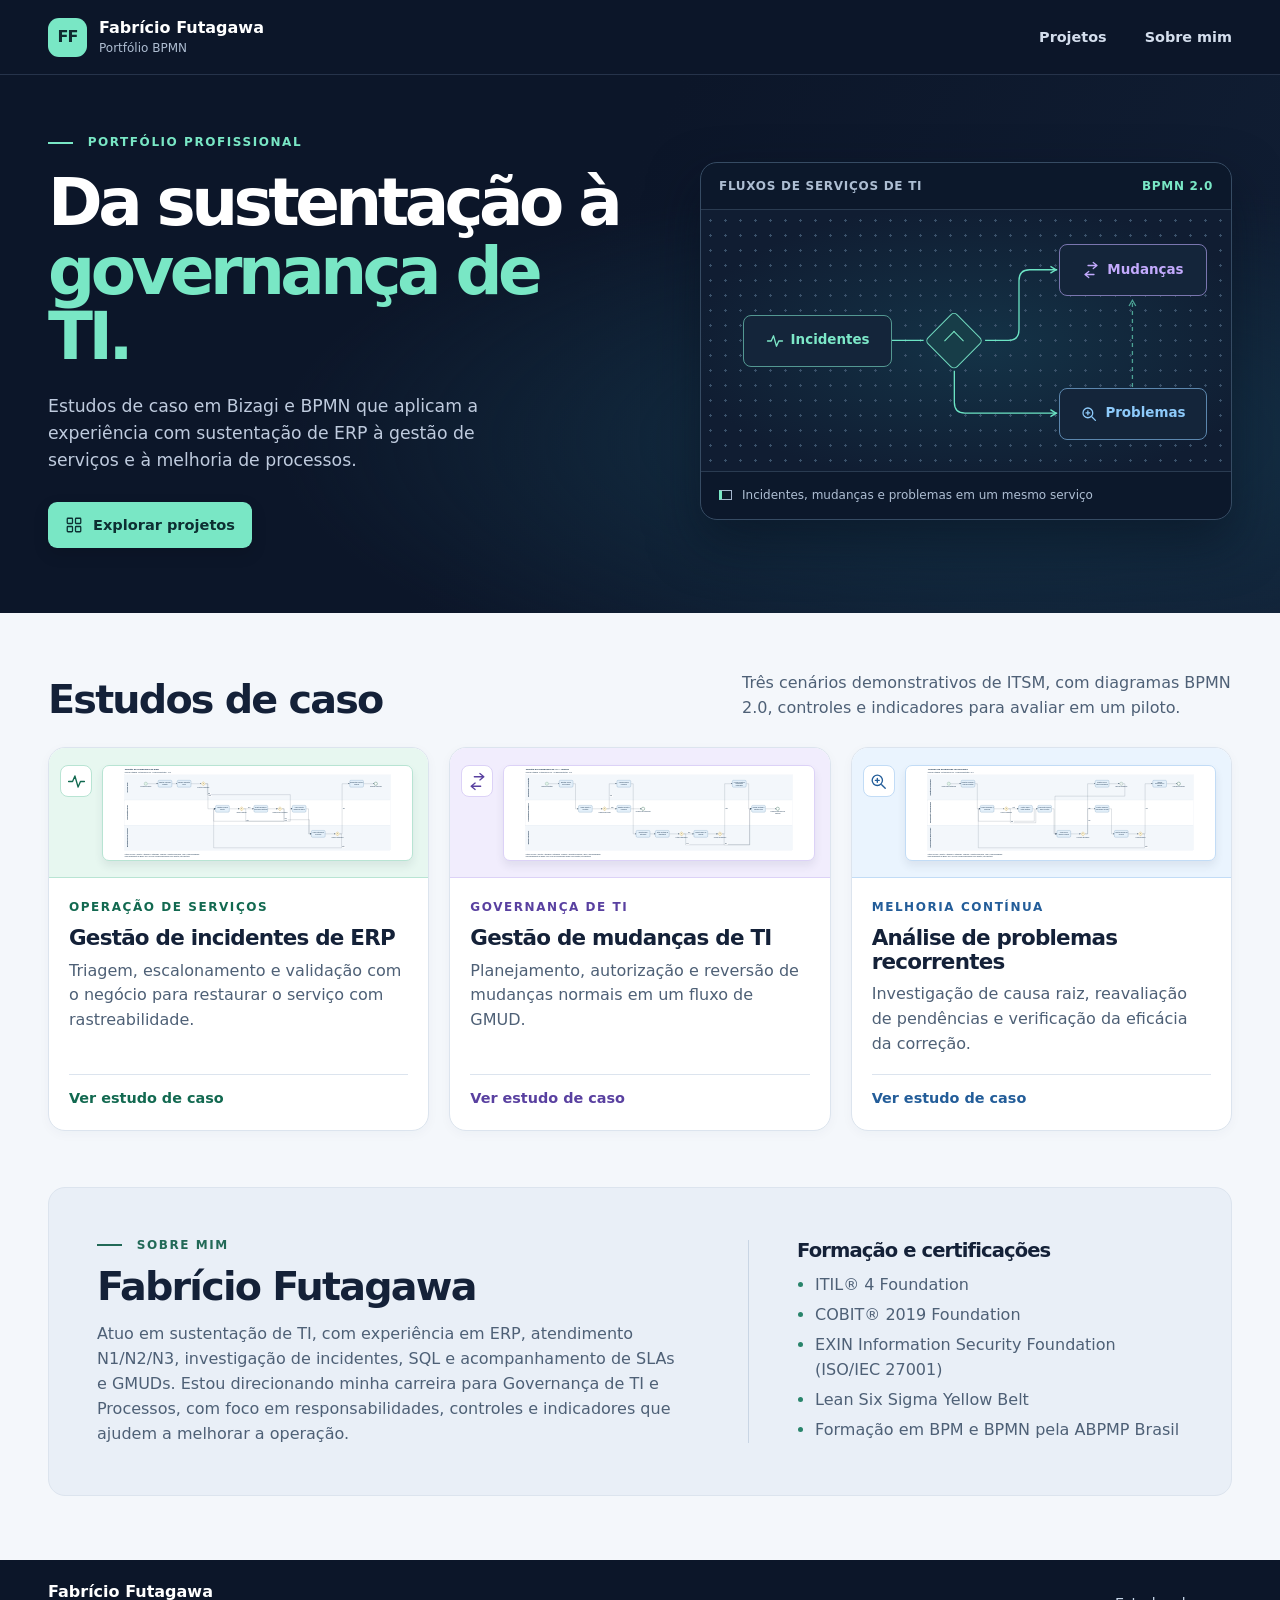
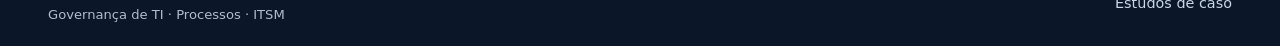
<file: index.html>
<!doctype html>
<html lang="pt-BR">
<head>
  <meta charset="utf-8">
  <meta name="viewport" content="width=device-width, initial-scale=1">
  <meta name="description" content="Portfólio de Fabrício Futagawa com estudos de caso de Gestão de Incidentes, Mudanças e Problemas, modelados em BPMN 2.0.">
  <meta name="theme-color" content="#0c1629">
  <title>Fabrício Futagawa | Portfólio de Bizagi e BPMN</title>
  <link rel="stylesheet" href="./assets/site.css">
  <script src="./assets/site.js" defer></script>
</head>
<body class="home">
  <a class="skip" href="#conteudo">Ir para o conteúdo</a>
  <header class="top">
    <div class="wrap top-row">
      <a class="brand" href="./" aria-label="Fabrício Futagawa, início"><span class="mark">FF</span><span>Fabrício Futagawa<small>Portfólio BPMN</small></span></a>
      <nav aria-label="Navegação principal">
        <a href="./#projetos">Projetos</a>
        <a href="./#sobre">Sobre mim</a>
      </nav>
    </div>
  </header>
  <main id="conteudo">
      <section class="hero" aria-labelledby="titulo">
        <div class="wrap hero-grid">
          <div class="hero-copy">
            <p class="eyebrow"><span class="rule"></span> PORTFÓLIO PROFISSIONAL</p>
            <h1 id="titulo">Da sustentação à <em>governança de TI.</em></h1>
            <p class="hero-lead">Estudos de caso em Bizagi e BPMN que aplicam a experiência com sustentação de ERP à gestão de serviços e à melhoria de processos.</p>
            <a class="button button-primary" href="#projetos"><svg class="" aria-hidden="true" viewBox="0 0 24 24" fill="none" stroke="currentColor" stroke-width="1.7" stroke-linecap="round" stroke-linejoin="round"><rect x="3" y="3" width="7" height="7" rx="1"/><rect x="14" y="3" width="7" height="7" rx="1"/><rect x="3" y="14" width="7" height="7" rx="1"/><rect x="14" y="14" width="7" height="7" rx="1"/></svg> Explorar projetos</a>
          </div>
          <div class="hero-viz" aria-label="Relação entre os estudos de caso">
    <div class="viz-caption"><span>FLUXOS DE SERVIÇOS DE TI</span><span>BPMN 2.0</span></div>
    <div class="viz-board">
      <svg class="connectors" viewBox="0 0 500 240" preserveAspectRatio="none" aria-hidden="true">
        <defs><marker id="tip" viewBox="0 0 8 8" refX="7" refY="4" markerWidth="7" markerHeight="7" orient="auto"><path d="M1 1l5 3-5 3" fill="none" stroke="#6ce4c4" stroke-width="1.2"/></marker></defs>
        <path d="M180 120h30m58 0h22q10 0 10-10V65q0-10 10-10h26" marker-end="url(#tip)"/>
        <path d="M239 148v29q0 10 10 10h87" marker-end="url(#tip)"/>
        <path d="M407 163V82" class="secondary" marker-end="url(#tip)"/>
      </svg>
      <div class="viz-decision" aria-hidden="true"><span></span></div>
      <a class="viz-node node-0 mint" href="./gestao-de-incidentes/"><svg class="" aria-hidden="true" viewBox="0 0 24 24" fill="none" stroke="currentColor" stroke-width="1.7" stroke-linecap="round" stroke-linejoin="round"><path d="M2 12h5l3-7 4 14 3-7h5"/></svg><span>Incidentes</span></a><a class="viz-node node-1 violet" href="./gestao-de-mudancas/"><svg class="" aria-hidden="true" viewBox="0 0 24 24" fill="none" stroke="currentColor" stroke-width="1.7" stroke-linecap="round" stroke-linejoin="round"><path d="M8 6h12m-5-4 5 4-5 4M16 18H4m5-4-5 4 5 4"/></svg><span>Mudanças</span></a><a class="viz-node node-2 blue" href="./gestao-de-problemas/"><svg class="" aria-hidden="true" viewBox="0 0 24 24" fill="none" stroke="currentColor" stroke-width="1.7" stroke-linecap="round" stroke-linejoin="round"><circle cx="10.5" cy="10.5" r="6.5"/><path d="m16 16 4.5 4.5M8 10.5h5m-2.5-2.5v5"/></svg><span>Problemas</span></a>
    </div>
    <div class="viz-footer"><span class="viz-pool"></span> Incidentes, mudanças e problemas em um mesmo serviço</div>
  </div>
        </div>
      </section>
      <section class="wrap projects" id="projetos" aria-labelledby="titulo-projetos">
        <div class="section-title">
          <h2 id="titulo-projetos">Estudos de caso</h2>
          <p>Três cenários demonstrativos de ITSM, com diagramas BPMN 2.0, controles e indicadores para avaliar em um piloto.</p>
        </div>
        <div class="project-grid"><a class="project-card mint" href="./gestao-de-incidentes/">
    <div class="card-visual">
      <span class="project-icon"><svg class="" aria-hidden="true" viewBox="0 0 24 24" fill="none" stroke="currentColor" stroke-width="1.7" stroke-linecap="round" stroke-linejoin="round"><path d="M2 12h5l3-7 4 14 3-7h5"/></svg></span>
      <img src="./assets/diagramas/01-gestao-incidentes.svg" alt="" loading="eager">
    </div>
    <div class="card-body">
      <p class="eyebrow">Operação de serviços</p>
      <h3>Gestão de incidentes de ERP</h3>
      <p>Triagem, escalonamento e validação com o negócio para restaurar o serviço com rastreabilidade.</p>
      <span class="card-link">Ver estudo de caso</span>
    </div>
  </a><a class="project-card violet" href="./gestao-de-mudancas/">
    <div class="card-visual">
      <span class="project-icon"><svg class="" aria-hidden="true" viewBox="0 0 24 24" fill="none" stroke="currentColor" stroke-width="1.7" stroke-linecap="round" stroke-linejoin="round"><path d="M8 6h12m-5-4 5 4-5 4M16 18H4m5-4-5 4 5 4"/></svg></span>
      <img src="./assets/diagramas/02-gestao-mudancas.svg" alt="" loading="eager">
    </div>
    <div class="card-body">
      <p class="eyebrow">Governança de TI</p>
      <h3>Gestão de mudanças de TI</h3>
      <p>Planejamento, autorização e reversão de mudanças normais em um fluxo de GMUD.</p>
      <span class="card-link">Ver estudo de caso</span>
    </div>
  </a><a class="project-card blue" href="./gestao-de-problemas/">
    <div class="card-visual">
      <span class="project-icon"><svg class="" aria-hidden="true" viewBox="0 0 24 24" fill="none" stroke="currentColor" stroke-width="1.7" stroke-linecap="round" stroke-linejoin="round"><circle cx="10.5" cy="10.5" r="6.5"/><path d="m16 16 4.5 4.5M8 10.5h5m-2.5-2.5v5"/></svg></span>
      <img src="./assets/diagramas/03-gestao-problemas.svg" alt="" loading="eager">
    </div>
    <div class="card-body">
      <p class="eyebrow">Melhoria contínua</p>
      <h3>Análise de problemas recorrentes</h3>
      <p>Investigação de causa raiz, reavaliação de pendências e verificação da eficácia da correção.</p>
      <span class="card-link">Ver estudo de caso</span>
    </div>
  </a></div>
      </section>
      <section class="wrap about" id="sobre" aria-labelledby="titulo-sobre">
        <div class="about-panel">
          <div>
            <p class="eyebrow"><span class="rule"></span> SOBRE MIM</p>
            <h2 id="titulo-sobre">Fabrício Futagawa</h2>
            <p>Atuo em sustentação de TI, com experiência em ERP, atendimento N1/N2/N3, investigação de incidentes, SQL e acompanhamento de SLAs e GMUDs. Estou direcionando minha carreira para Governança de TI e Processos, com foco em responsabilidades, controles e indicadores que ajudem a melhorar a operação.</p>
          </div>
          <div class="credentials">
            <h3>Formação e certificações</h3>
            <ul>
              <li>ITIL® 4 Foundation</li>
              <li>COBIT® 2019 Foundation</li>
              <li>EXIN Information Security Foundation (ISO/IEC 27001)</li>
              <li>Lean Six Sigma Yellow Belt</li>
              <li>Formação em BPM e BPMN pela ABPMP Brasil</li>
            </ul>
          </div>
        </div>
      </section>
    </main>
  <footer>
    <div class="wrap footer-row">
      <div><strong>Fabrício Futagawa</strong><span>Governança de TI · Processos · ITSM</span></div>
      <a href="./#projetos">Estudos de caso</a>
    </div>
  </footer>
</body>
</html>
</file>
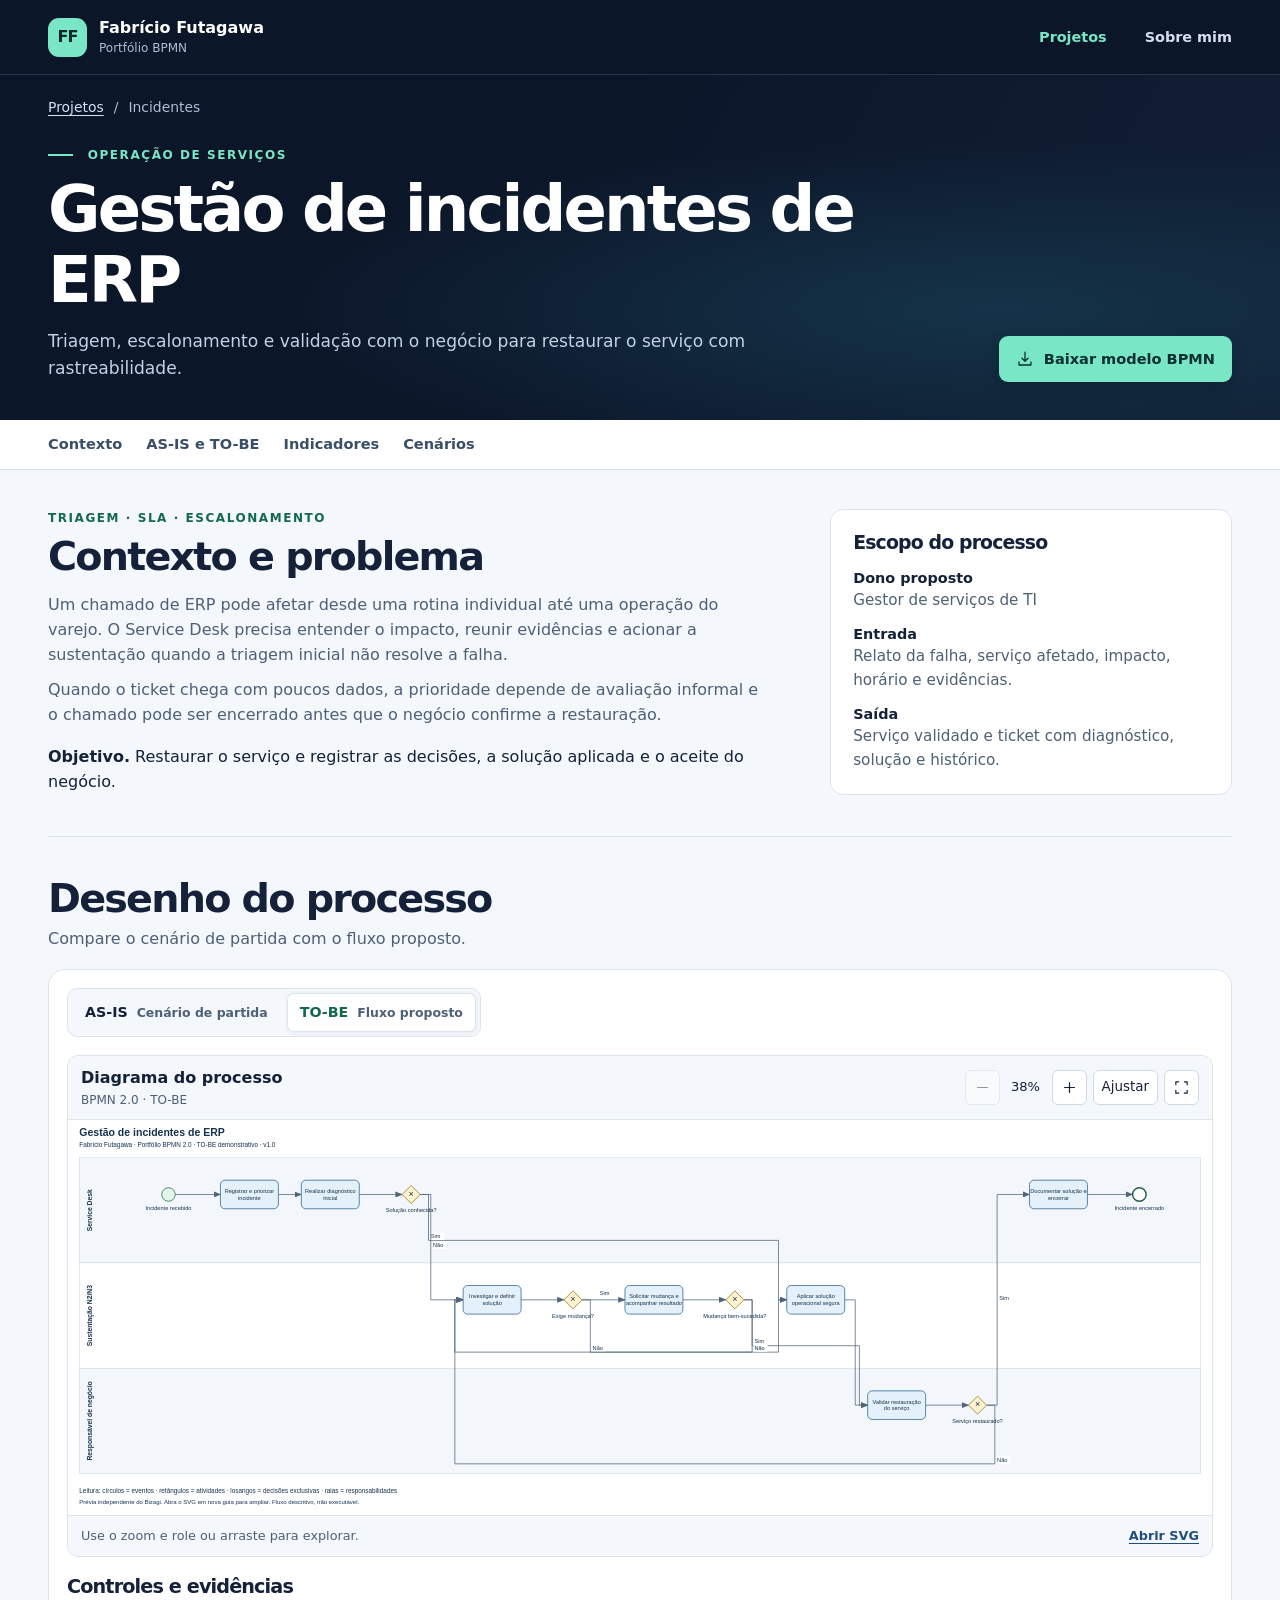
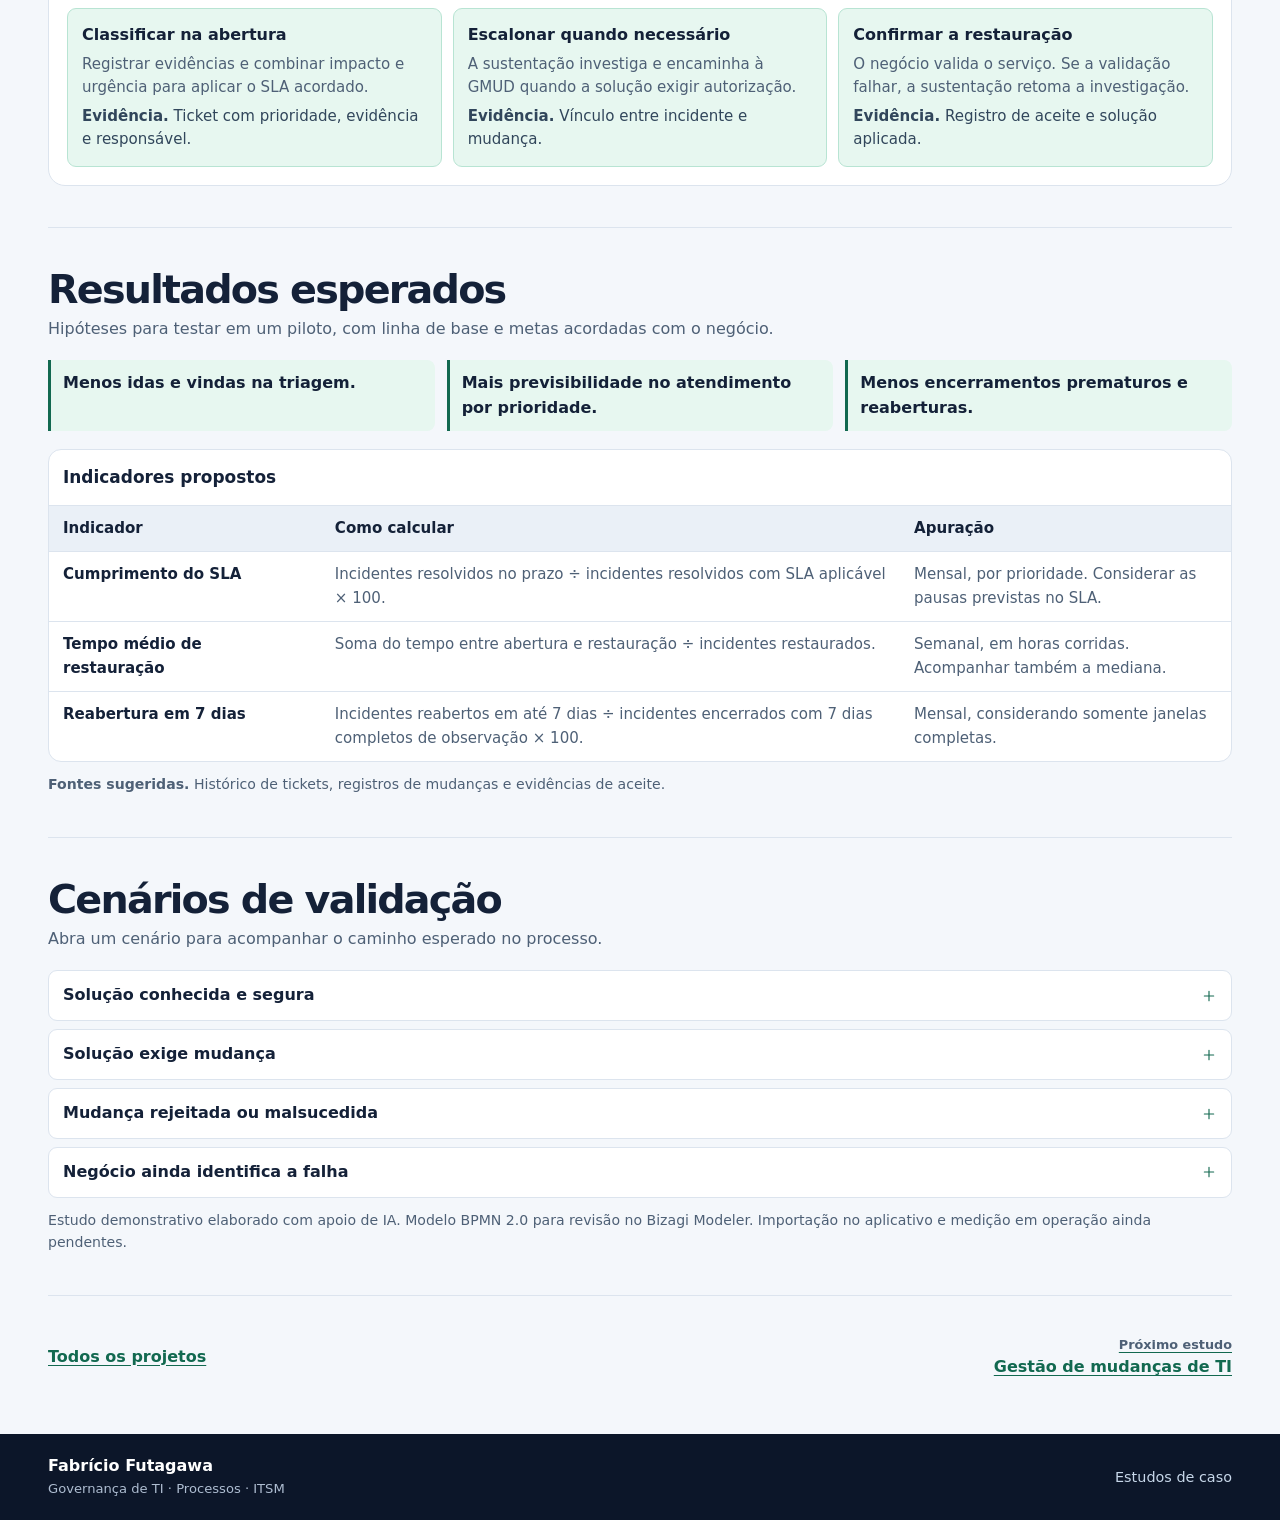
<file: gestao-de-incidentes/index.html>
<!doctype html>
<html lang="pt-BR">
<head>
  <meta charset="utf-8">
  <meta name="viewport" content="width=device-width, initial-scale=1">
  <meta name="description" content="Triagem, escalonamento e validação com o negócio para restaurar o serviço com rastreabilidade.">
  <meta name="theme-color" content="#0c1629">
  <title>Gestão de incidentes de ERP | Fabrício Futagawa</title>
  <link rel="stylesheet" href="../assets/site.css">
  <script src="../assets/site.js" defer></script>
</head>
<body class="case">
  <a class="skip" href="#conteudo">Ir para o conteúdo</a>
  <header class="top">
    <div class="wrap top-row">
      <a class="brand" href="../" aria-label="Fabrício Futagawa, início"><span class="mark">FF</span><span>Fabrício Futagawa<small>Portfólio BPMN</small></span></a>
      <nav aria-label="Navegação principal">
        <a href="../#projetos" aria-current="true">Projetos</a>
        <a href="../#sobre">Sobre mim</a>
      </nav>
    </div>
  </header>
  <main id="conteudo" class="mint">
      <section class="case-hero">
        <div class="wrap">
          <nav class="breadcrumbs" aria-label="Localização"><a href="../#projetos">Projetos</a><span aria-hidden="true">/</span><span aria-current="page">Incidentes</span></nav>
          <div class="case-title-grid">
            <div>
              <p class="eyebrow"><span class="rule"></span> Operação de serviços</p>
              <h1>Gestão de incidentes de ERP</h1>
              <p>Triagem, escalonamento e validação com o negócio para restaurar o serviço com rastreabilidade.</p>
            </div>
            <a class="button button-primary" href="../assets/modelos/01-gestao-incidentes.bpmn" download><svg class="" aria-hidden="true" viewBox="0 0 24 24" fill="none" stroke="currentColor" stroke-width="1.7" stroke-linecap="round" stroke-linejoin="round"><path d="M12 3v12m-4-4 4 4 4-4M4 16v4h16v-4"/></svg> Baixar modelo BPMN</a>
          </div>
        </div>
      </section>
      <div class="case-menu">
        <nav class="wrap" aria-label="Seções do estudo">
          <a href="#contexto">Contexto</a><a href="#processo">AS-IS e TO-BE</a><a href="#indicadores">Indicadores</a><a href="#cenarios">Cenários</a>
        </nav>
      </div>
      <div class="wrap case-content">
        <section class="case-section overview" id="contexto">
          <div>
            <p class="eyebrow">Triagem · SLA · Escalonamento</p>
            <h2>Contexto e problema</h2>
            <p>Um chamado de ERP pode afetar desde uma rotina individual até uma operação do varejo. O Service Desk precisa entender o impacto, reunir evidências e acionar a sustentação quando a triagem inicial não resolve a falha.</p>
            <p>Quando o ticket chega com poucos dados, a prioridade depende de avaliação informal e o chamado pode ser encerrado antes que o negócio confirme a restauração.</p>
            <p class="goal"><strong>Objetivo.</strong> Restaurar o serviço e registrar as decisões, a solução aplicada e o aceite do negócio.</p>
          </div>
          <aside class="scope">
            <h3>Escopo do processo</h3>
            <dl><dt>Dono proposto</dt><dd>Gestor de serviços de TI</dd><dt>Entrada</dt><dd>Relato da falha, serviço afetado, impacto, horário e evidências.</dd><dt>Saída</dt><dd>Serviço validado e ticket com diagnóstico, solução e histórico.</dd></dl>
          </aside>
        </section>
        <section class="case-section" id="processo">
          <div class="section-title case-heading"><h2>Desenho do processo</h2><p>Compare o cenário de partida com o fluxo proposto.</p></div>
          <div class="process-box" data-process>
            <div class="view-switch" aria-label="Visão do processo">
              <button type="button" data-view="asis" aria-controls="asis" aria-pressed="false">AS-IS <small>Cenário de partida</small></button>
              <button type="button" data-view="tobe" aria-controls="tobe" aria-pressed="true">TO-BE <small>Fluxo proposto</small></button>
            </div>
            <div class="process-panel" id="asis">
              <h3>AS-IS hipotético</h3>
              <p>Cenário didático descrito em texto, sem levantamento de campo.</p>
              <ul class="control-grid"><li><strong>Triagem incompleta</strong><p>O Service Desk recebe o relato com evidências insuficientes e precisa voltar ao solicitante.</p></li><li><strong>Prioridade informal</strong><p>A investigação começa sem critérios consistentes de impacto e urgência.</p></li><li><strong>Aceite indefinido</strong><p>O atendimento pode ser encerrado após o ajuste técnico, antes da confirmação do negócio.</p></li></ul>
            </div>
            <div class="process-panel" id="tobe">
              <h3 class="sr-only">TO-BE · Fluxo proposto</h3>
              <div class="viewer" data-viewer>
    <div class="viewer-toolbar">
      <div class="viewer-label"><strong>Diagrama do processo</strong><span>BPMN 2.0 · TO-BE</span></div>
      <div class="viewer-actions" aria-label="Controles do diagrama">
        <button type="button" data-action="out" aria-label="Reduzir zoom"><svg class="" aria-hidden="true" viewBox="0 0 24 24" fill="none" stroke="currentColor" stroke-width="1.7" stroke-linecap="round" stroke-linejoin="round"><path d="M5 12h14"/></svg></button>
        <output aria-live="polite" data-scale></output>
        <button type="button" data-action="in" aria-label="Aumentar zoom"><svg class="" aria-hidden="true" viewBox="0 0 24 24" fill="none" stroke="currentColor" stroke-width="1.7" stroke-linecap="round" stroke-linejoin="round"><path d="M5 12h14M12 5v14"/></svg></button>
        <button type="button" data-action="fit" class="text-action">Ajustar</button>
        <button type="button" data-action="full" aria-label="Ampliar visualização"><svg class="" aria-hidden="true" viewBox="0 0 24 24" fill="none" stroke="currentColor" stroke-width="1.7" stroke-linecap="round" stroke-linejoin="round"><path d="M8 4H4v4m12-4h4v4M4 16v4h4m12-4v4h-4"/></svg></button>
      </div>
    </div>
    <div class="diagram-scroll" tabindex="0" role="region" aria-label="Diagrama rolável de Incidentes">
      <img src="../assets/diagramas/01-gestao-incidentes.svg" alt="Diagrama TO-BE de Gestão de incidentes de ERP, com as raias de Service Desk, Sustentação N2/N3, Responsável de negócio. As decisões e exceções estão descritas nos cenários abaixo." draggable="false">
    </div>
    <div class="viewer-foot"><span>Use o zoom e role ou arraste para explorar.</span><a href="../assets/diagramas/01-gestao-incidentes.svg" target="_blank" rel="noopener">Abrir SVG</a></div>
  </div>
  <dialog class="diagram-dialog" aria-labelledby="dialog-title">
    <div class="dialog-bar"><h2 id="dialog-title">Gestão de incidentes de ERP</h2><button type="button" data-action="close" aria-label="Fechar visualização"><svg class="" aria-hidden="true" viewBox="0 0 24 24" fill="none" stroke="currentColor" stroke-width="1.7" stroke-linecap="round" stroke-linejoin="round"><path d="m6 6 12 12M18 6 6 18"/></svg></button></div>
    <div data-dialog-content></div>
  </dialog>
              <h3 class="controls-title">Controles e evidências</h3>
              <ul class="control-grid"><li><strong>Classificar na abertura</strong><p>Registrar evidências e combinar impacto e urgência para aplicar o SLA acordado.</p><span><b>Evidência.</b> Ticket com prioridade, evidência e responsável.</span></li><li><strong>Escalonar quando necessário</strong><p>A sustentação investiga e encaminha à GMUD quando a solução exigir autorização.</p><span><b>Evidência.</b> Vínculo entre incidente e mudança.</span></li><li><strong>Confirmar a restauração</strong><p>O negócio valida o serviço. Se a validação falhar, a sustentação retoma a investigação.</p><span><b>Evidência.</b> Registro de aceite e solução aplicada.</span></li></ul>
            </div>
          </div>
        </section>
        <section class="case-section" id="indicadores">
          <div class="section-title case-heading"><h2>Resultados esperados</h2><p>Hipóteses para testar em um piloto, com linha de base e metas acordadas com o negócio.</p></div>
          <ul class="outcomes"><li>Menos idas e vindas na triagem.</li><li>Mais previsibilidade no atendimento por prioridade.</li><li>Menos encerramentos prematuros e reaberturas.</li></ul>
          <div class="table-frame">
            <table><caption>Indicadores propostos</caption><thead><tr><th scope="col">Indicador</th><th scope="col">Como calcular</th><th scope="col">Apuração</th></tr></thead>
              <tbody><tr><th scope="row">Cumprimento do SLA</th><td>Incidentes resolvidos no prazo ÷ incidentes resolvidos com SLA aplicável × 100.</td><td>Mensal, por prioridade. Considerar as pausas previstas no SLA.</td></tr><tr><th scope="row">Tempo médio de restauração</th><td>Soma do tempo entre abertura e restauração ÷ incidentes restaurados.</td><td>Semanal, em horas corridas. Acompanhar também a mediana.</td></tr><tr><th scope="row">Reabertura em 7 dias</th><td>Incidentes reabertos em até 7 dias ÷ incidentes encerrados com 7 dias completos de observação × 100.</td><td>Mensal, considerando somente janelas completas.</td></tr></tbody>
            </table>
          </div>
          <p class="source-note"><strong>Fontes sugeridas.</strong> Histórico de tickets, registros de mudanças e evidências de aceite.</p>
        </section>
        <section class="case-section" id="cenarios">
          <div class="section-title case-heading"><h2>Cenários de validação</h2><p>Abra um cenário para acompanhar o caminho esperado no processo.</p></div>
          <div class="scenarios"><details><summary>Solução conhecida e segura<svg class="" aria-hidden="true" viewBox="0 0 24 24" fill="none" stroke="currentColor" stroke-width="1.7" stroke-linecap="round" stroke-linejoin="round"><path d="M5 12h14M12 5v14"/></svg></summary><p>O Service Desk registra, prioriza e faz a triagem. A sustentação aplica a solução, o negócio confirma a restauração e o Service Desk documenta e encerra.</p></details><details><summary>Solução exige mudança<svg class="" aria-hidden="true" viewBox="0 0 24 24" fill="none" stroke="currentColor" stroke-width="1.7" stroke-linecap="round" stroke-linejoin="round"><path d="M5 12h14M12 5v14"/></svg></summary><p>A sustentação abre a GMUD e acompanha o resultado. Com a mudança bem-sucedida, o incidente segue direto para validação do negócio.</p></details><details><summary>Mudança rejeitada ou malsucedida<svg class="" aria-hidden="true" viewBox="0 0 24 24" fill="none" stroke="currentColor" stroke-width="1.7" stroke-linecap="round" stroke-linejoin="round"><path d="M5 12h14M12 5v14"/></svg></summary><p>O incidente permanece aberto e volta para investigação técnica.</p></details><details><summary>Negócio ainda identifica a falha<svg class="" aria-hidden="true" viewBox="0 0 24 24" fill="none" stroke="currentColor" stroke-width="1.7" stroke-linecap="round" stroke-linejoin="round"><path d="M5 12h14M12 5v14"/></svg></summary><p>A validação negativa devolve o atendimento à sustentação para nova investigação.</p></details></div>
          <p class="source-note">Estudo demonstrativo elaborado com apoio de IA. Modelo BPMN 2.0 para revisão no Bizagi Modeler. Importação no aplicativo e medição em operação ainda pendentes.</p>
        </section>
        <nav class="case-next" aria-label="Navegação entre projetos"><a href="../#projetos">Todos os projetos</a><a href="../gestao-de-mudancas/"><small>Próximo estudo</small><strong>Gestão de mudanças de TI</strong></a></nav>
      </div>
    </main>
  <footer>
    <div class="wrap footer-row">
      <div><strong>Fabrício Futagawa</strong><span>Governança de TI · Processos · ITSM</span></div>
      <a href="../#projetos">Estudos de caso</a>
    </div>
  </footer>
</body>
</html>
</file>
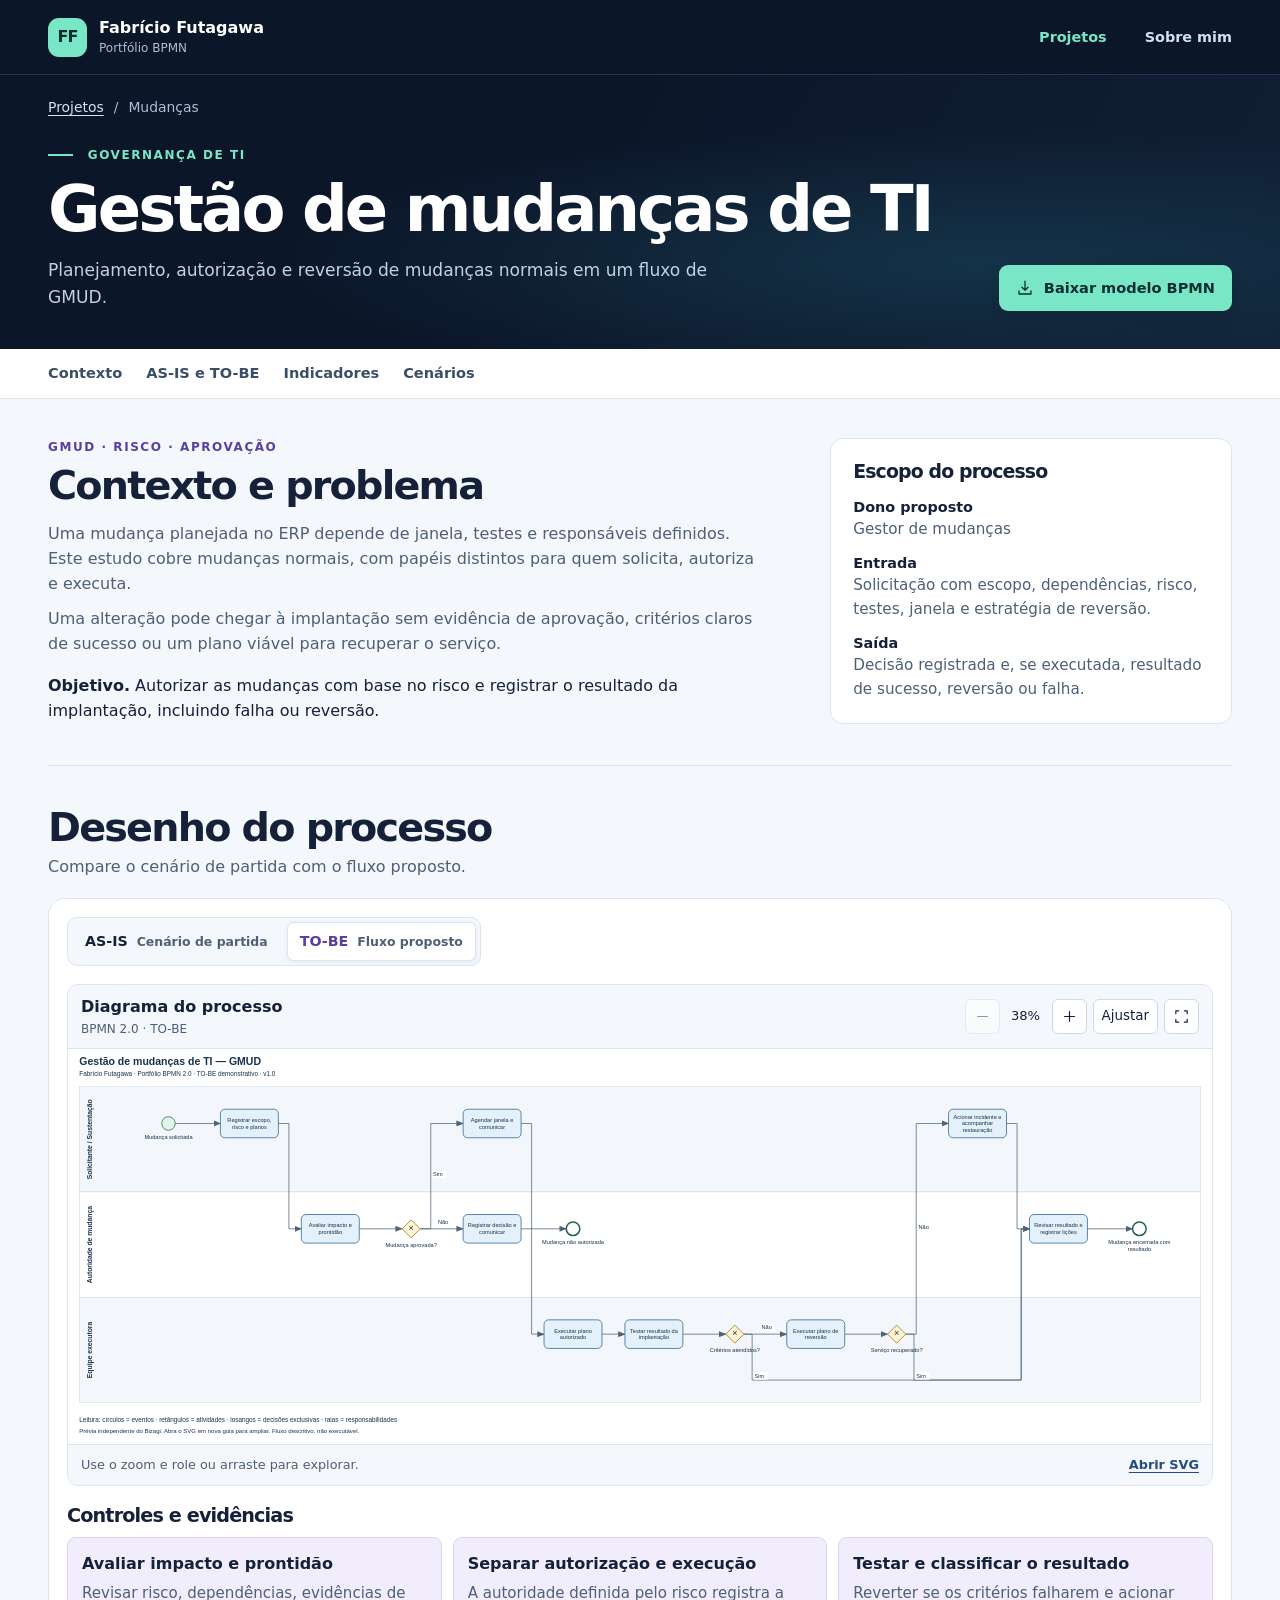
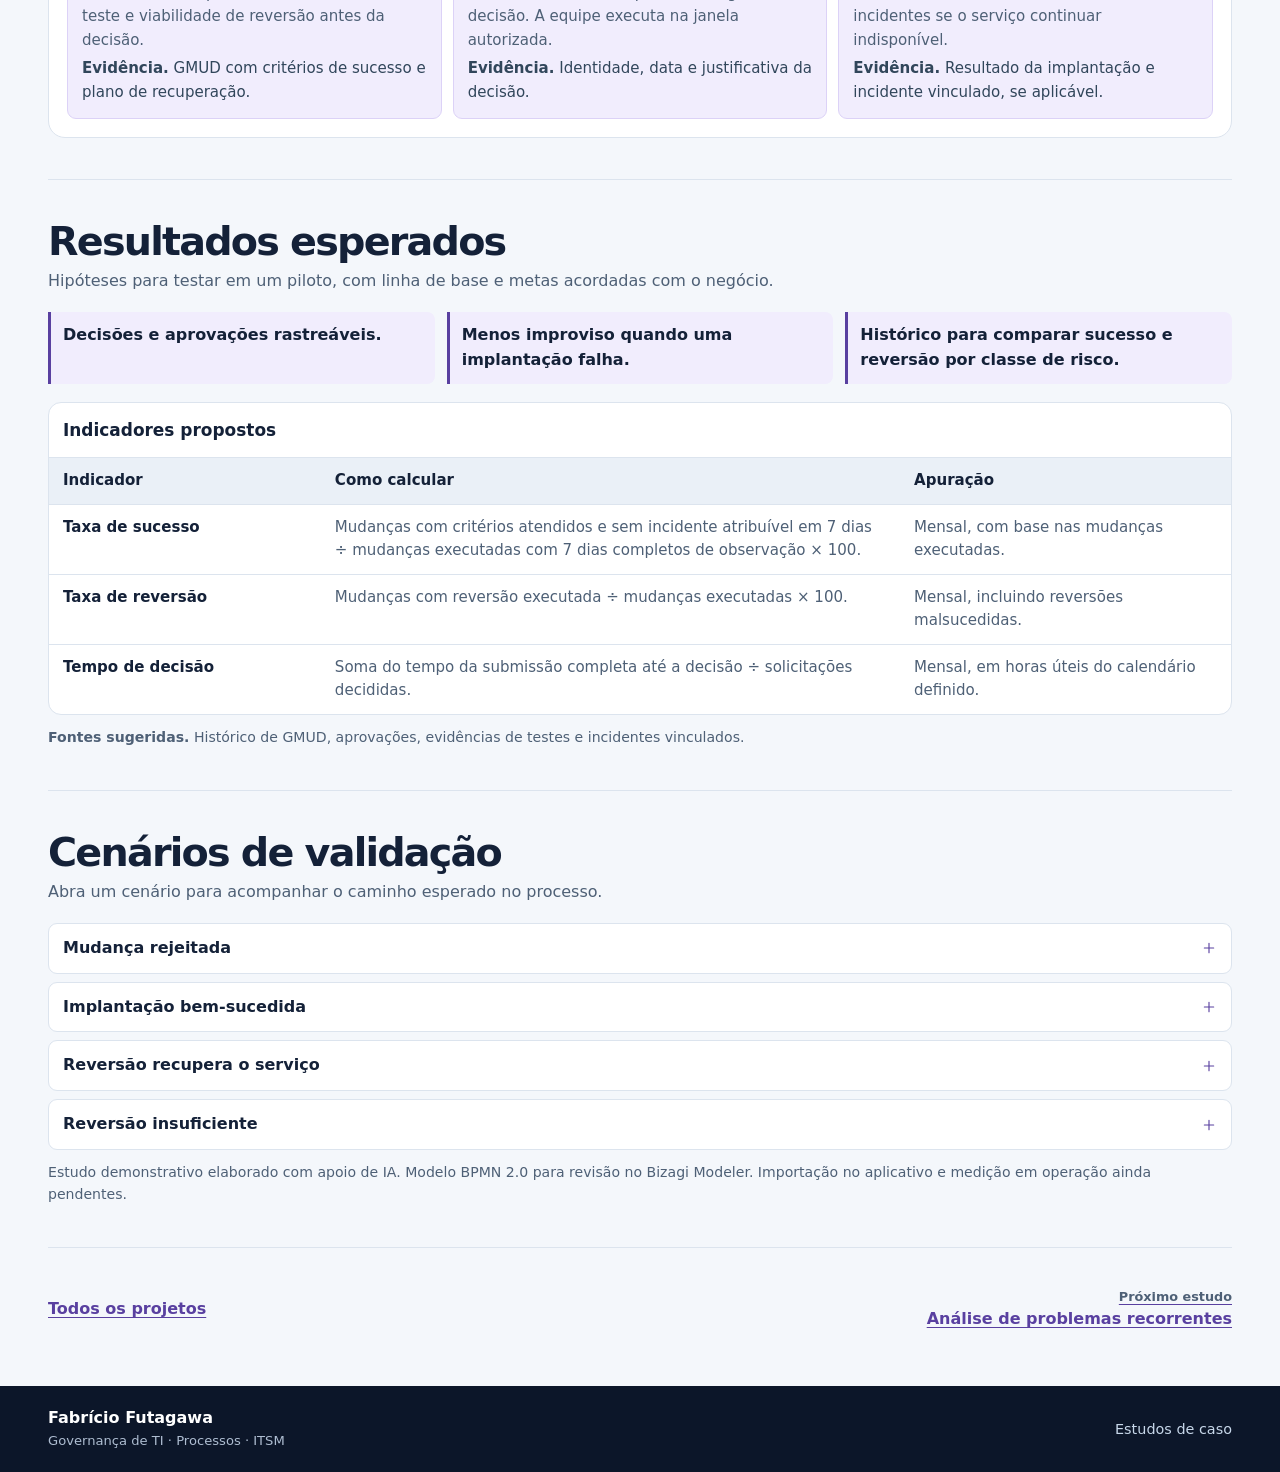
<file: gestao-de-mudancas/index.html>
<!doctype html>
<html lang="pt-BR">
<head>
  <meta charset="utf-8">
  <meta name="viewport" content="width=device-width, initial-scale=1">
  <meta name="description" content="Planejamento, autorização e reversão de mudanças normais em um fluxo de GMUD.">
  <meta name="theme-color" content="#0c1629">
  <title>Gestão de mudanças de TI | Fabrício Futagawa</title>
  <link rel="stylesheet" href="../assets/site.css">
  <script src="../assets/site.js" defer></script>
</head>
<body class="case">
  <a class="skip" href="#conteudo">Ir para o conteúdo</a>
  <header class="top">
    <div class="wrap top-row">
      <a class="brand" href="../" aria-label="Fabrício Futagawa, início"><span class="mark">FF</span><span>Fabrício Futagawa<small>Portfólio BPMN</small></span></a>
      <nav aria-label="Navegação principal">
        <a href="../#projetos" aria-current="true">Projetos</a>
        <a href="../#sobre">Sobre mim</a>
      </nav>
    </div>
  </header>
  <main id="conteudo" class="violet">
      <section class="case-hero">
        <div class="wrap">
          <nav class="breadcrumbs" aria-label="Localização"><a href="../#projetos">Projetos</a><span aria-hidden="true">/</span><span aria-current="page">Mudanças</span></nav>
          <div class="case-title-grid">
            <div>
              <p class="eyebrow"><span class="rule"></span> Governança de TI</p>
              <h1>Gestão de mudanças de TI</h1>
              <p>Planejamento, autorização e reversão de mudanças normais em um fluxo de GMUD.</p>
            </div>
            <a class="button button-primary" href="../assets/modelos/02-gestao-mudancas.bpmn" download><svg class="" aria-hidden="true" viewBox="0 0 24 24" fill="none" stroke="currentColor" stroke-width="1.7" stroke-linecap="round" stroke-linejoin="round"><path d="M12 3v12m-4-4 4 4 4-4M4 16v4h16v-4"/></svg> Baixar modelo BPMN</a>
          </div>
        </div>
      </section>
      <div class="case-menu">
        <nav class="wrap" aria-label="Seções do estudo">
          <a href="#contexto">Contexto</a><a href="#processo">AS-IS e TO-BE</a><a href="#indicadores">Indicadores</a><a href="#cenarios">Cenários</a>
        </nav>
      </div>
      <div class="wrap case-content">
        <section class="case-section overview" id="contexto">
          <div>
            <p class="eyebrow">GMUD · Risco · Aprovação</p>
            <h2>Contexto e problema</h2>
            <p>Uma mudança planejada no ERP depende de janela, testes e responsáveis definidos. Este estudo cobre mudanças normais, com papéis distintos para quem solicita, autoriza e executa.</p>
            <p>Uma alteração pode chegar à implantação sem evidência de aprovação, critérios claros de sucesso ou um plano viável para recuperar o serviço.</p>
            <p class="goal"><strong>Objetivo.</strong> Autorizar as mudanças com base no risco e registrar o resultado da implantação, incluindo falha ou reversão.</p>
          </div>
          <aside class="scope">
            <h3>Escopo do processo</h3>
            <dl><dt>Dono proposto</dt><dd>Gestor de mudanças</dd><dt>Entrada</dt><dd>Solicitação com escopo, dependências, risco, testes, janela e estratégia de reversão.</dd><dt>Saída</dt><dd>Decisão registrada e, se executada, resultado de sucesso, reversão ou falha.</dd></dl>
          </aside>
        </section>
        <section class="case-section" id="processo">
          <div class="section-title case-heading"><h2>Desenho do processo</h2><p>Compare o cenário de partida com o fluxo proposto.</p></div>
          <div class="process-box" data-process>
            <div class="view-switch" aria-label="Visão do processo">
              <button type="button" data-view="asis" aria-controls="asis" aria-pressed="false">AS-IS <small>Cenário de partida</small></button>
              <button type="button" data-view="tobe" aria-controls="tobe" aria-pressed="true">TO-BE <small>Fluxo proposto</small></button>
            </div>
            <div class="process-panel" id="asis">
              <h3>AS-IS hipotético</h3>
              <p>Cenário didático descrito em texto, sem levantamento de campo.</p>
              <ul class="control-grid"><li><strong>Solicitação incompleta</strong><p>A demanda chega com escopo resumido, sem dependências ou critérios de aceite suficientes.</p></li><li><strong>Autorização dispersa</strong><p>A decisão fica em mensagens informais e é difícil recuperar quem autorizou e por quê.</p></li><li><strong>Reversão improvisada</strong><p>Ao falhar um teste, a equipe precisa definir como restaurar o serviço durante a janela.</p></li></ul>
            </div>
            <div class="process-panel" id="tobe">
              <h3 class="sr-only">TO-BE · Fluxo proposto</h3>
              <div class="viewer" data-viewer>
    <div class="viewer-toolbar">
      <div class="viewer-label"><strong>Diagrama do processo</strong><span>BPMN 2.0 · TO-BE</span></div>
      <div class="viewer-actions" aria-label="Controles do diagrama">
        <button type="button" data-action="out" aria-label="Reduzir zoom"><svg class="" aria-hidden="true" viewBox="0 0 24 24" fill="none" stroke="currentColor" stroke-width="1.7" stroke-linecap="round" stroke-linejoin="round"><path d="M5 12h14"/></svg></button>
        <output aria-live="polite" data-scale></output>
        <button type="button" data-action="in" aria-label="Aumentar zoom"><svg class="" aria-hidden="true" viewBox="0 0 24 24" fill="none" stroke="currentColor" stroke-width="1.7" stroke-linecap="round" stroke-linejoin="round"><path d="M5 12h14M12 5v14"/></svg></button>
        <button type="button" data-action="fit" class="text-action">Ajustar</button>
        <button type="button" data-action="full" aria-label="Ampliar visualização"><svg class="" aria-hidden="true" viewBox="0 0 24 24" fill="none" stroke="currentColor" stroke-width="1.7" stroke-linecap="round" stroke-linejoin="round"><path d="M8 4H4v4m12-4h4v4M4 16v4h4m12-4v4h-4"/></svg></button>
      </div>
    </div>
    <div class="diagram-scroll" tabindex="0" role="region" aria-label="Diagrama rolável de Mudanças">
      <img src="../assets/diagramas/02-gestao-mudancas.svg" alt="Diagrama TO-BE de Gestão de mudanças de TI, com as raias de Solicitante / Sustentação, Autoridade de mudança, Equipe executora. As decisões e exceções estão descritas nos cenários abaixo." draggable="false">
    </div>
    <div class="viewer-foot"><span>Use o zoom e role ou arraste para explorar.</span><a href="../assets/diagramas/02-gestao-mudancas.svg" target="_blank" rel="noopener">Abrir SVG</a></div>
  </div>
  <dialog class="diagram-dialog" aria-labelledby="dialog-title">
    <div class="dialog-bar"><h2 id="dialog-title">Gestão de mudanças de TI</h2><button type="button" data-action="close" aria-label="Fechar visualização"><svg class="" aria-hidden="true" viewBox="0 0 24 24" fill="none" stroke="currentColor" stroke-width="1.7" stroke-linecap="round" stroke-linejoin="round"><path d="m6 6 12 12M18 6 6 18"/></svg></button></div>
    <div data-dialog-content></div>
  </dialog>
              <h3 class="controls-title">Controles e evidências</h3>
              <ul class="control-grid"><li><strong>Avaliar impacto e prontidão</strong><p>Revisar risco, dependências, evidências de teste e viabilidade de reversão antes da decisão.</p><span><b>Evidência.</b> GMUD com critérios de sucesso e plano de recuperação.</span></li><li><strong>Separar autorização e execução</strong><p>A autoridade definida pelo risco registra a decisão. A equipe executa na janela autorizada.</p><span><b>Evidência.</b> Identidade, data e justificativa da decisão.</span></li><li><strong>Testar e classificar o resultado</strong><p>Reverter se os critérios falharem e acionar incidentes se o serviço continuar indisponível.</p><span><b>Evidência.</b> Resultado da implantação e incidente vinculado, se aplicável.</span></li></ul>
            </div>
          </div>
        </section>
        <section class="case-section" id="indicadores">
          <div class="section-title case-heading"><h2>Resultados esperados</h2><p>Hipóteses para testar em um piloto, com linha de base e metas acordadas com o negócio.</p></div>
          <ul class="outcomes"><li>Decisões e aprovações rastreáveis.</li><li>Menos improviso quando uma implantação falha.</li><li>Histórico para comparar sucesso e reversão por classe de risco.</li></ul>
          <div class="table-frame">
            <table><caption>Indicadores propostos</caption><thead><tr><th scope="col">Indicador</th><th scope="col">Como calcular</th><th scope="col">Apuração</th></tr></thead>
              <tbody><tr><th scope="row">Taxa de sucesso</th><td>Mudanças com critérios atendidos e sem incidente atribuível em 7 dias ÷ mudanças executadas com 7 dias completos de observação × 100.</td><td>Mensal, com base nas mudanças executadas.</td></tr><tr><th scope="row">Taxa de reversão</th><td>Mudanças com reversão executada ÷ mudanças executadas × 100.</td><td>Mensal, incluindo reversões malsucedidas.</td></tr><tr><th scope="row">Tempo de decisão</th><td>Soma do tempo da submissão completa até a decisão ÷ solicitações decididas.</td><td>Mensal, em horas úteis do calendário definido.</td></tr></tbody>
            </table>
          </div>
          <p class="source-note"><strong>Fontes sugeridas.</strong> Histórico de GMUD, aprovações, evidências de testes e incidentes vinculados.</p>
        </section>
        <section class="case-section" id="cenarios">
          <div class="section-title case-heading"><h2>Cenários de validação</h2><p>Abra um cenário para acompanhar o caminho esperado no processo.</p></div>
          <div class="scenarios"><details><summary>Mudança rejeitada<svg class="" aria-hidden="true" viewBox="0 0 24 24" fill="none" stroke="currentColor" stroke-width="1.7" stroke-linecap="round" stroke-linejoin="round"><path d="M5 12h14M12 5v14"/></svg></summary><p>A autoridade registra a decisão, comunica o solicitante e encerra o pedido antes da execução.</p></details><details><summary>Implantação bem-sucedida<svg class="" aria-hidden="true" viewBox="0 0 24 24" fill="none" stroke="currentColor" stroke-width="1.7" stroke-linecap="round" stroke-linejoin="round"><path d="M5 12h14M12 5v14"/></svg></summary><p>A equipe executa na janela autorizada e testa os critérios. A autoridade revisa o resultado e registra as lições.</p></details><details><summary>Reversão recupera o serviço<svg class="" aria-hidden="true" viewBox="0 0 24 24" fill="none" stroke="currentColor" stroke-width="1.7" stroke-linecap="round" stroke-linejoin="round"><path d="M5 12h14M12 5v14"/></svg></summary><p>Com o teste negativo, a equipe reverte a alteração. A revisão registra a implantação como revertida.</p></details><details><summary>Reversão insuficiente<svg class="" aria-hidden="true" viewBox="0 0 24 24" fill="none" stroke="currentColor" stroke-width="1.7" stroke-linecap="round" stroke-linejoin="round"><path d="M5 12h14M12 5v14"/></svg></summary><p>A sustentação aciona o processo de incidentes, acompanha a restauração e encaminha a GMUD para revisão como falha.</p></details></div>
          <p class="source-note">Estudo demonstrativo elaborado com apoio de IA. Modelo BPMN 2.0 para revisão no Bizagi Modeler. Importação no aplicativo e medição em operação ainda pendentes.</p>
        </section>
        <nav class="case-next" aria-label="Navegação entre projetos"><a href="../#projetos">Todos os projetos</a><a href="../gestao-de-problemas/"><small>Próximo estudo</small><strong>Análise de problemas recorrentes</strong></a></nav>
      </div>
    </main>
  <footer>
    <div class="wrap footer-row">
      <div><strong>Fabrício Futagawa</strong><span>Governança de TI · Processos · ITSM</span></div>
      <a href="../#projetos">Estudos de caso</a>
    </div>
  </footer>
</body>
</html>
</file>
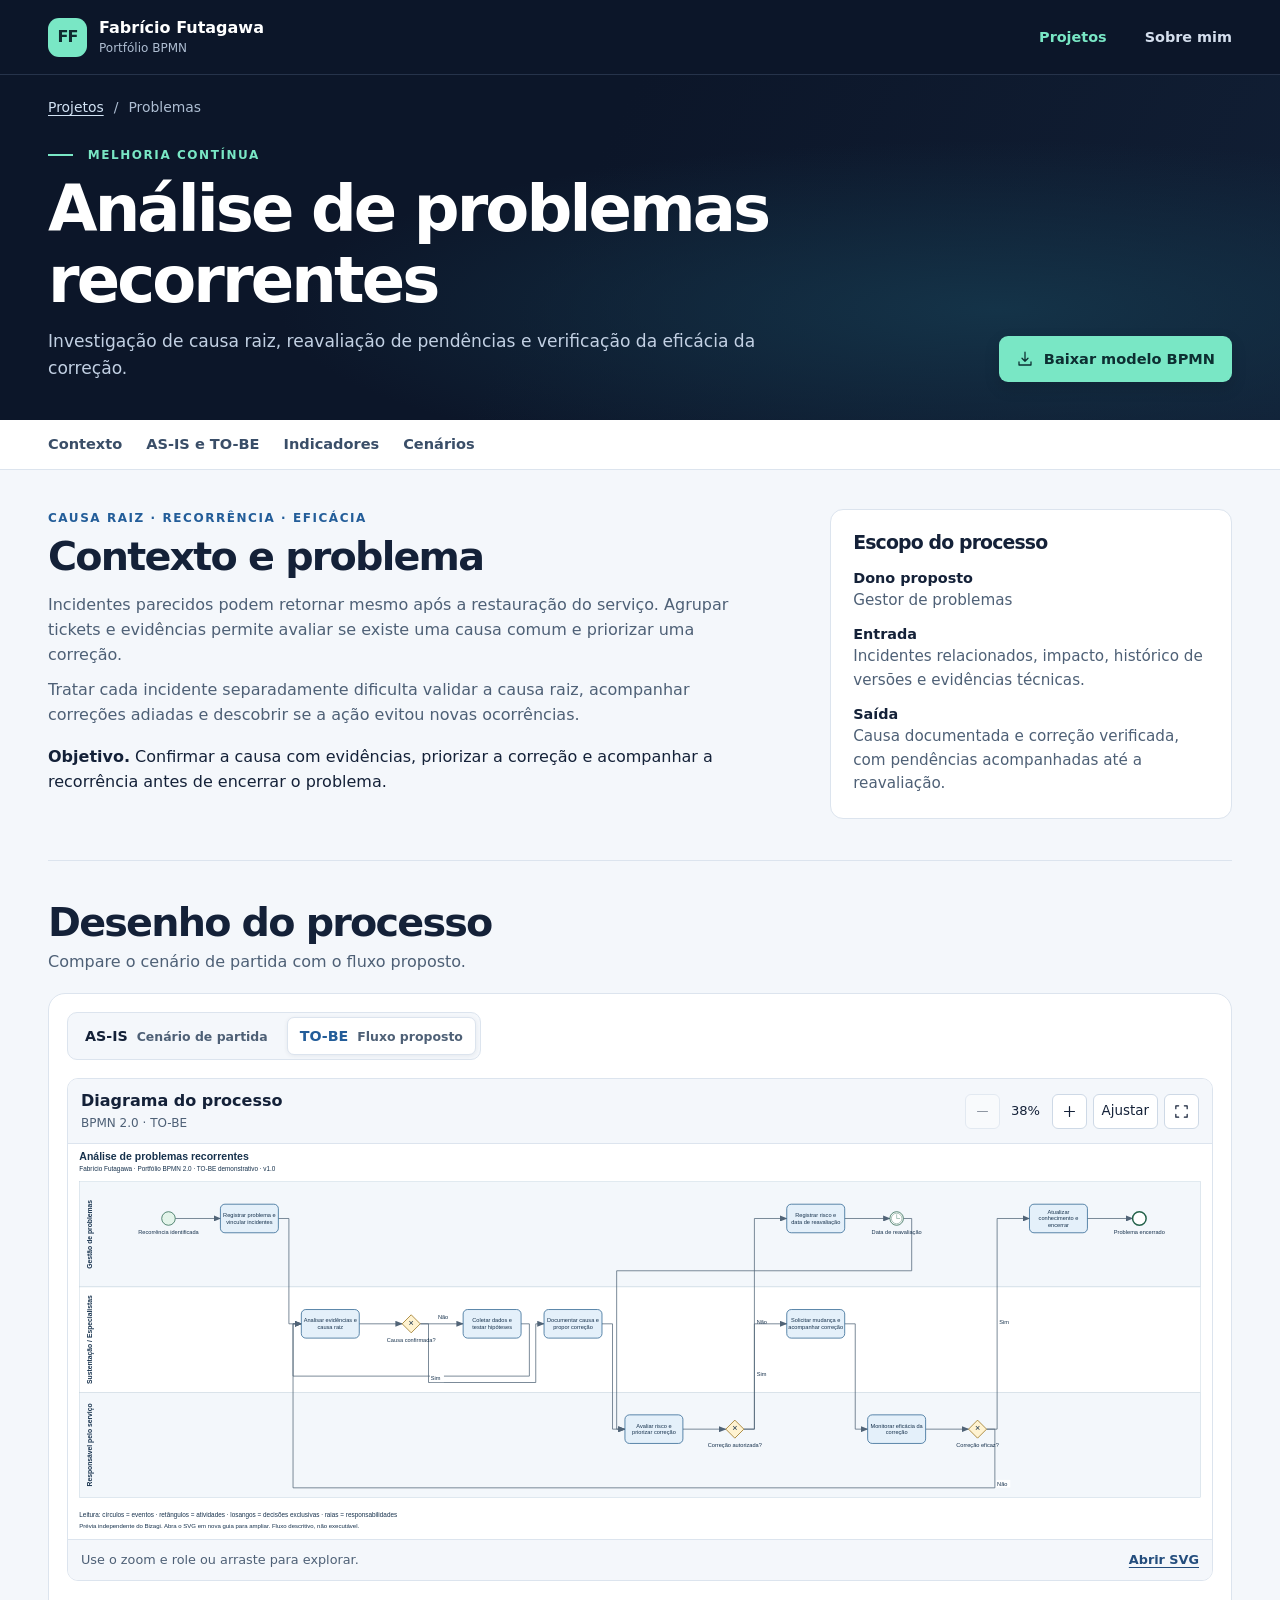
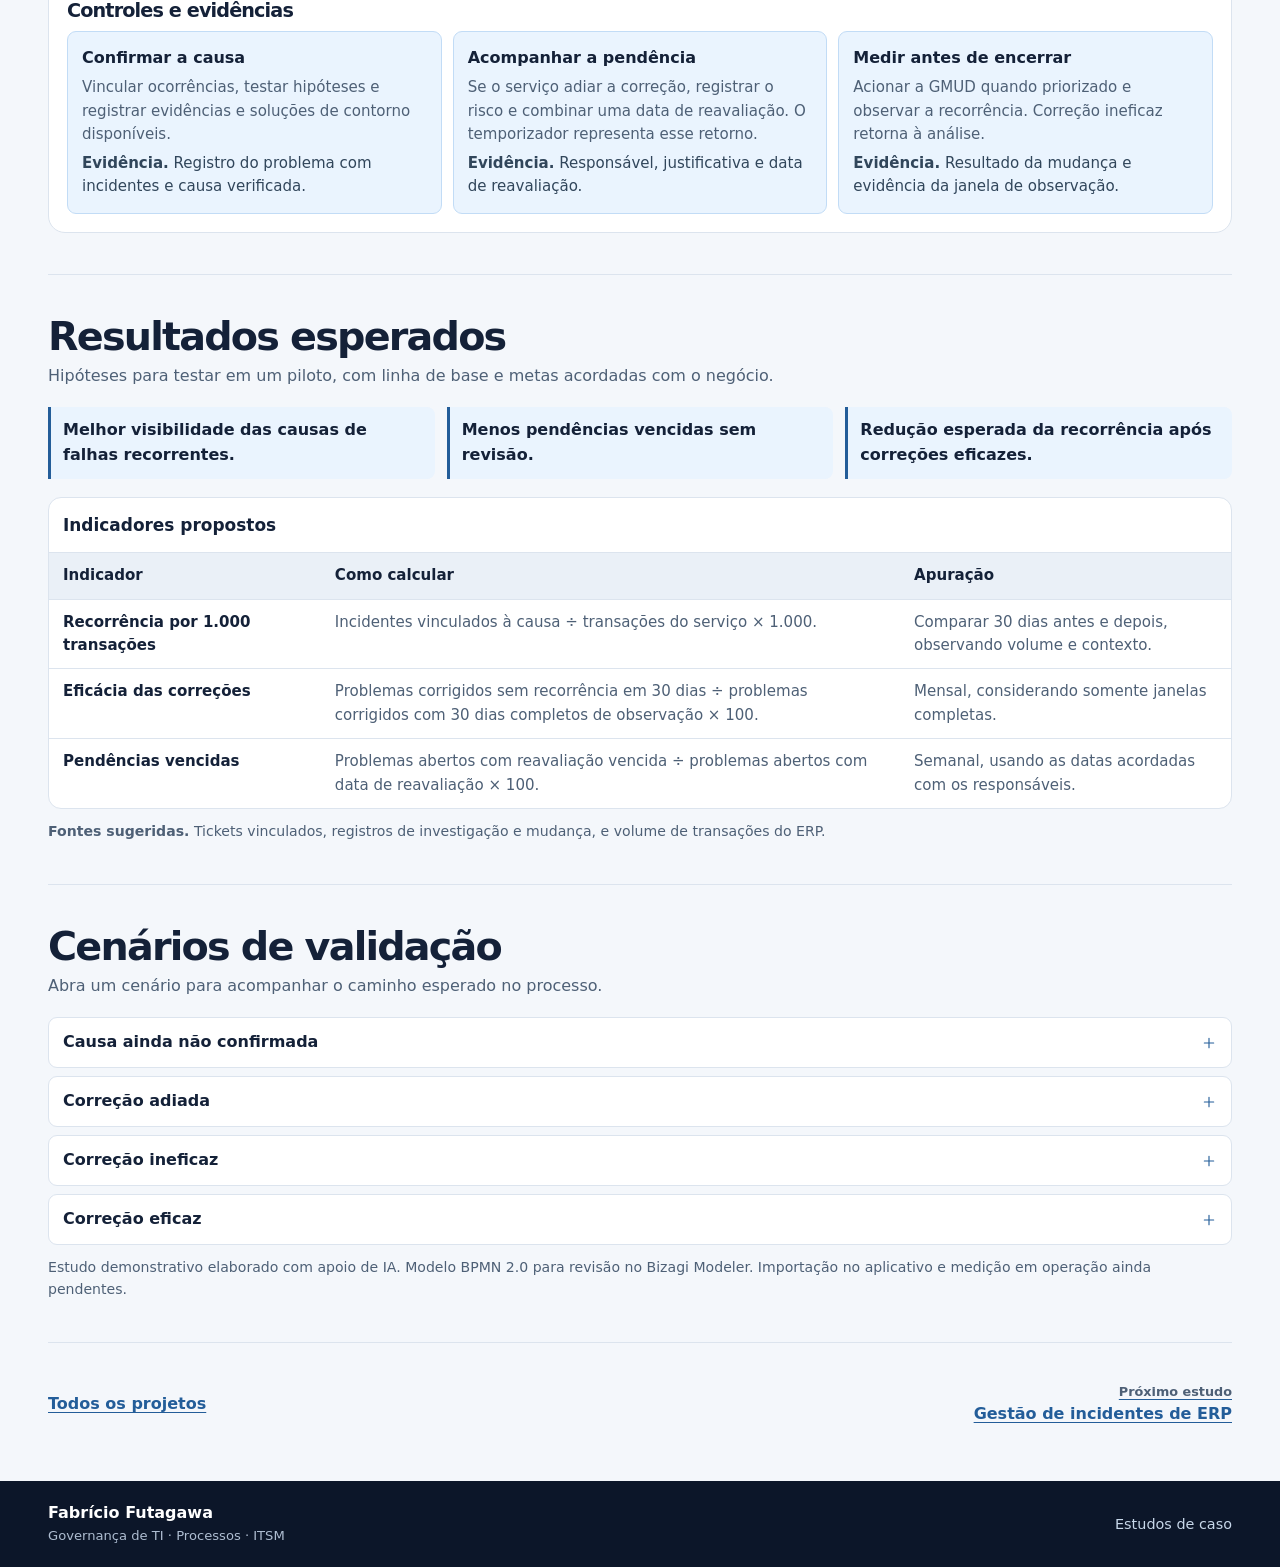
<file: gestao-de-problemas/index.html>
<!doctype html>
<html lang="pt-BR">
<head>
  <meta charset="utf-8">
  <meta name="viewport" content="width=device-width, initial-scale=1">
  <meta name="description" content="Investigação de causa raiz, reavaliação de pendências e verificação da eficácia da correção.">
  <meta name="theme-color" content="#0c1629">
  <title>Análise de problemas recorrentes | Fabrício Futagawa</title>
  <link rel="stylesheet" href="../assets/site.css">
  <script src="../assets/site.js" defer></script>
</head>
<body class="case">
  <a class="skip" href="#conteudo">Ir para o conteúdo</a>
  <header class="top">
    <div class="wrap top-row">
      <a class="brand" href="../" aria-label="Fabrício Futagawa, início"><span class="mark">FF</span><span>Fabrício Futagawa<small>Portfólio BPMN</small></span></a>
      <nav aria-label="Navegação principal">
        <a href="../#projetos" aria-current="true">Projetos</a>
        <a href="../#sobre">Sobre mim</a>
      </nav>
    </div>
  </header>
  <main id="conteudo" class="blue">
      <section class="case-hero">
        <div class="wrap">
          <nav class="breadcrumbs" aria-label="Localização"><a href="../#projetos">Projetos</a><span aria-hidden="true">/</span><span aria-current="page">Problemas</span></nav>
          <div class="case-title-grid">
            <div>
              <p class="eyebrow"><span class="rule"></span> Melhoria contínua</p>
              <h1>Análise de problemas recorrentes</h1>
              <p>Investigação de causa raiz, reavaliação de pendências e verificação da eficácia da correção.</p>
            </div>
            <a class="button button-primary" href="../assets/modelos/03-gestao-problemas.bpmn" download><svg class="" aria-hidden="true" viewBox="0 0 24 24" fill="none" stroke="currentColor" stroke-width="1.7" stroke-linecap="round" stroke-linejoin="round"><path d="M12 3v12m-4-4 4 4 4-4M4 16v4h16v-4"/></svg> Baixar modelo BPMN</a>
          </div>
        </div>
      </section>
      <div class="case-menu">
        <nav class="wrap" aria-label="Seções do estudo">
          <a href="#contexto">Contexto</a><a href="#processo">AS-IS e TO-BE</a><a href="#indicadores">Indicadores</a><a href="#cenarios">Cenários</a>
        </nav>
      </div>
      <div class="wrap case-content">
        <section class="case-section overview" id="contexto">
          <div>
            <p class="eyebrow">Causa raiz · Recorrência · Eficácia</p>
            <h2>Contexto e problema</h2>
            <p>Incidentes parecidos podem retornar mesmo após a restauração do serviço. Agrupar tickets e evidências permite avaliar se existe uma causa comum e priorizar uma correção.</p>
            <p>Tratar cada incidente separadamente dificulta validar a causa raiz, acompanhar correções adiadas e descobrir se a ação evitou novas ocorrências.</p>
            <p class="goal"><strong>Objetivo.</strong> Confirmar a causa com evidências, priorizar a correção e acompanhar a recorrência antes de encerrar o problema.</p>
          </div>
          <aside class="scope">
            <h3>Escopo do processo</h3>
            <dl><dt>Dono proposto</dt><dd>Gestor de problemas</dd><dt>Entrada</dt><dd>Incidentes relacionados, impacto, histórico de versões e evidências técnicas.</dd><dt>Saída</dt><dd>Causa documentada e correção verificada, com pendências acompanhadas até a reavaliação.</dd></dl>
          </aside>
        </section>
        <section class="case-section" id="processo">
          <div class="section-title case-heading"><h2>Desenho do processo</h2><p>Compare o cenário de partida com o fluxo proposto.</p></div>
          <div class="process-box" data-process>
            <div class="view-switch" aria-label="Visão do processo">
              <button type="button" data-view="asis" aria-controls="asis" aria-pressed="false">AS-IS <small>Cenário de partida</small></button>
              <button type="button" data-view="tobe" aria-controls="tobe" aria-pressed="true">TO-BE <small>Fluxo proposto</small></button>
            </div>
            <div class="process-panel" id="asis">
              <h3>AS-IS hipotético</h3>
              <p>Cenário didático descrito em texto, sem levantamento de campo.</p>
              <ul class="control-grid"><li><strong>Tickets tratados em isolamento</strong><p>O time restaura o serviço a cada ocorrência, com pouco histórico agrupado para investigar padrões.</p></li><li><strong>Pendências sem retorno definido</strong><p>Correções adiadas ficam abertas sem data clara de reavaliação.</p></li><li><strong>Eficácia pouco visível</strong><p>Após uma alteração, o problema pode ser considerado resolvido sem observar se a falha voltou.</p></li></ul>
            </div>
            <div class="process-panel" id="tobe">
              <h3 class="sr-only">TO-BE · Fluxo proposto</h3>
              <div class="viewer" data-viewer>
    <div class="viewer-toolbar">
      <div class="viewer-label"><strong>Diagrama do processo</strong><span>BPMN 2.0 · TO-BE</span></div>
      <div class="viewer-actions" aria-label="Controles do diagrama">
        <button type="button" data-action="out" aria-label="Reduzir zoom"><svg class="" aria-hidden="true" viewBox="0 0 24 24" fill="none" stroke="currentColor" stroke-width="1.7" stroke-linecap="round" stroke-linejoin="round"><path d="M5 12h14"/></svg></button>
        <output aria-live="polite" data-scale></output>
        <button type="button" data-action="in" aria-label="Aumentar zoom"><svg class="" aria-hidden="true" viewBox="0 0 24 24" fill="none" stroke="currentColor" stroke-width="1.7" stroke-linecap="round" stroke-linejoin="round"><path d="M5 12h14M12 5v14"/></svg></button>
        <button type="button" data-action="fit" class="text-action">Ajustar</button>
        <button type="button" data-action="full" aria-label="Ampliar visualização"><svg class="" aria-hidden="true" viewBox="0 0 24 24" fill="none" stroke="currentColor" stroke-width="1.7" stroke-linecap="round" stroke-linejoin="round"><path d="M8 4H4v4m12-4h4v4M4 16v4h4m12-4v4h-4"/></svg></button>
      </div>
    </div>
    <div class="diagram-scroll" tabindex="0" role="region" aria-label="Diagrama rolável de Problemas">
      <img src="../assets/diagramas/03-gestao-problemas.svg" alt="Diagrama TO-BE de Análise de problemas recorrentes, com as raias de Gestão de problemas, Sustentação / Especialistas, Responsável pelo serviço. As decisões e exceções estão descritas nos cenários abaixo." draggable="false">
    </div>
    <div class="viewer-foot"><span>Use o zoom e role ou arraste para explorar.</span><a href="../assets/diagramas/03-gestao-problemas.svg" target="_blank" rel="noopener">Abrir SVG</a></div>
  </div>
  <dialog class="diagram-dialog" aria-labelledby="dialog-title">
    <div class="dialog-bar"><h2 id="dialog-title">Análise de problemas recorrentes</h2><button type="button" data-action="close" aria-label="Fechar visualização"><svg class="" aria-hidden="true" viewBox="0 0 24 24" fill="none" stroke="currentColor" stroke-width="1.7" stroke-linecap="round" stroke-linejoin="round"><path d="m6 6 12 12M18 6 6 18"/></svg></button></div>
    <div data-dialog-content></div>
  </dialog>
              <h3 class="controls-title">Controles e evidências</h3>
              <ul class="control-grid"><li><strong>Confirmar a causa</strong><p>Vincular ocorrências, testar hipóteses e registrar evidências e soluções de contorno disponíveis.</p><span><b>Evidência.</b> Registro do problema com incidentes e causa verificada.</span></li><li><strong>Acompanhar a pendência</strong><p>Se o serviço adiar a correção, registrar o risco e combinar uma data de reavaliação. O temporizador representa esse retorno.</p><span><b>Evidência.</b> Responsável, justificativa e data de reavaliação.</span></li><li><strong>Medir antes de encerrar</strong><p>Acionar a GMUD quando priorizado e observar a recorrência. Correção ineficaz retorna à análise.</p><span><b>Evidência.</b> Resultado da mudança e evidência da janela de observação.</span></li></ul>
            </div>
          </div>
        </section>
        <section class="case-section" id="indicadores">
          <div class="section-title case-heading"><h2>Resultados esperados</h2><p>Hipóteses para testar em um piloto, com linha de base e metas acordadas com o negócio.</p></div>
          <ul class="outcomes"><li>Melhor visibilidade das causas de falhas recorrentes.</li><li>Menos pendências vencidas sem revisão.</li><li>Redução esperada da recorrência após correções eficazes.</li></ul>
          <div class="table-frame">
            <table><caption>Indicadores propostos</caption><thead><tr><th scope="col">Indicador</th><th scope="col">Como calcular</th><th scope="col">Apuração</th></tr></thead>
              <tbody><tr><th scope="row">Recorrência por 1.000 transações</th><td>Incidentes vinculados à causa ÷ transações do serviço × 1.000.</td><td>Comparar 30 dias antes e depois, observando volume e contexto.</td></tr><tr><th scope="row">Eficácia das correções</th><td>Problemas corrigidos sem recorrência em 30 dias ÷ problemas corrigidos com 30 dias completos de observação × 100.</td><td>Mensal, considerando somente janelas completas.</td></tr><tr><th scope="row">Pendências vencidas</th><td>Problemas abertos com reavaliação vencida ÷ problemas abertos com data de reavaliação × 100.</td><td>Semanal, usando as datas acordadas com os responsáveis.</td></tr></tbody>
            </table>
          </div>
          <p class="source-note"><strong>Fontes sugeridas.</strong> Tickets vinculados, registros de investigação e mudança, e volume de transações do ERP.</p>
        </section>
        <section class="case-section" id="cenarios">
          <div class="section-title case-heading"><h2>Cenários de validação</h2><p>Abra um cenário para acompanhar o caminho esperado no processo.</p></div>
          <div class="scenarios"><details><summary>Causa ainda não confirmada<svg class="" aria-hidden="true" viewBox="0 0 24 24" fill="none" stroke="currentColor" stroke-width="1.7" stroke-linecap="round" stroke-linejoin="round"><path d="M5 12h14M12 5v14"/></svg></summary><p>Os especialistas coletam novos dados e testam hipóteses. O caso retorna à análise de causa raiz.</p></details><details><summary>Correção adiada<svg class="" aria-hidden="true" viewBox="0 0 24 24" fill="none" stroke="currentColor" stroke-width="1.7" stroke-linecap="round" stroke-linejoin="round"><path d="M5 12h14M12 5v14"/></svg></summary><p>A gestão de problemas registra o risco e a data. Na data combinada, o responsável pelo serviço reavalia a prioridade.</p></details><details><summary>Correção ineficaz<svg class="" aria-hidden="true" viewBox="0 0 24 24" fill="none" stroke="currentColor" stroke-width="1.7" stroke-linecap="round" stroke-linejoin="round"><path d="M5 12h14M12 5v14"/></svg></summary><p>Falha na mudança ou recorrência após a implantação reabre a investigação técnica.</p></details><details><summary>Correção eficaz<svg class="" aria-hidden="true" viewBox="0 0 24 24" fill="none" stroke="currentColor" stroke-width="1.7" stroke-linecap="round" stroke-linejoin="round"><path d="M5 12h14M12 5v14"/></svg></summary><p>Concluída a observação com eficácia, a gestão de problemas atualiza a base de conhecimento e encerra o registro.</p></details></div>
          <p class="source-note">Estudo demonstrativo elaborado com apoio de IA. Modelo BPMN 2.0 para revisão no Bizagi Modeler. Importação no aplicativo e medição em operação ainda pendentes.</p>
        </section>
        <nav class="case-next" aria-label="Navegação entre projetos"><a href="../#projetos">Todos os projetos</a><a href="../gestao-de-incidentes/"><small>Próximo estudo</small><strong>Gestão de incidentes de ERP</strong></a></nav>
      </div>
    </main>
  <footer>
    <div class="wrap footer-row">
      <div><strong>Fabrício Futagawa</strong><span>Governança de TI · Processos · ITSM</span></div>
      <a href="../#projetos">Estudos de caso</a>
    </div>
  </footer>
</body>
</html>
</file>
<file: assets/site.css>
:root {
  color-scheme: light;
  --ink: #142138;
  --muted: #4e6076;
  --quiet: #5e7083;
  --navy: #0c1629;
  --navy-raised: #111e34;
  --mint: #79e7c5;
  --border: #dce4ee;
  --paper: #f4f7fb;
  --white: #fff;
  --focus: #0d7971;
  --radius: 17px;
  font-family: "Manrope", "Inter", "Segoe UI", system-ui, sans-serif;
  font-synthesis: none;
}

*, *::before, *::after { box-sizing: border-box; }
html { scroll-behavior: smooth; }
body { margin: 0; background: var(--paper); color: var(--ink); line-height: 1.56; }
[hidden] { display: none !important; }
.wrap { width: min(1184px, calc(100% - 88px)); margin-inline: auto; }
h1, h2, h3, p, ul, dl { margin: 0; }
h1, h2, h3 { line-height: 1.11; letter-spacing: -.045em; }
p { color: var(--muted); }
a { color: inherit; }
button, a { -webkit-tap-highlight-color: transparent; }
button { font: inherit; }
button:focus-visible, a:focus-visible, summary:focus-visible, .diagram-scroll:focus-visible { outline: 3px solid var(--focus); outline-offset: 4px; }
.hero :focus-visible, .top :focus-visible, .case-hero :focus-visible, footer :focus-visible { outline-color: var(--mint); }
svg { display: block; }
.sr-only, .skip:not(:focus) { position: absolute; width: 1px; height: 1px; padding: 0; margin: -1px; overflow: hidden; clip-path: inset(50%); white-space: nowrap; }
.skip:focus { position: fixed; top: 12px; left: 12px; padding: 10px 14px; background: white; z-index: 9; }
.eyebrow { font-size: .75rem; letter-spacing: .13em; text-transform: uppercase; font-weight: 750; }
.rule { display: inline-block; margin-right: 9px; width: 25px; height: 2px; background: currentColor; vertical-align: middle; }
.mint { --accent: #126950; --tint: #e7f7f0; --edge: #b8e4d3; --monitor: #7de8c8; }
.violet { --accent: #5940a0; --tint: #f1edfd; --edge: #dcd2f7; --monitor: #c3aafd; }
.blue { --accent: #235d99; --tint: #eaf4fe; --edge: #c2dcf6; --monitor: #8dcafa; }

.top { color: white; background: var(--navy); border-bottom: 1px solid #26334a; }
.top-row, .footer-row { display: flex; justify-content: space-between; align-items: center; gap: 16px; min-height: 74px; }
.brand { display: inline-flex; gap: 12px; align-items: center; font-size: 1rem; font-weight: 730; text-decoration: none; line-height: 1.2; }
.brand small { display: block; margin-top: 4px; font-size: .75rem; font-weight: 500; color: #aebdd1; }
.mark { display: grid; place-items: center; width: 39px; aspect-ratio: 1; flex: 0 0 auto; border-radius: 11px; background: var(--mint); color: #102b30; font-weight: 830; letter-spacing: -.06em; }
.top nav { display: flex; gap: clamp(17px, 3vw, 38px); }
.top nav a { font-size: .9rem; color: #d4deed; font-weight: 600; text-decoration: none; }
.top nav a:hover, .top nav a[aria-current] { color: var(--mint); }

.hero, .case-hero { color: white; background: radial-gradient(ellipse at 78% 68%, #143348, transparent 51%), linear-gradient(117deg, #0c1629 44%, #111f35); }
.hero-grid { display: grid; grid-template-columns: 1.05fr .95fr; align-items: center; gap: clamp(28px, 5vw, 78px); min-height: 475px; padding-block: 58px 65px; }
.hero .eyebrow, .case-hero .eyebrow { color: var(--mint); }
.hero h1 { margin-top: 18px; font-size: clamp(2.9rem, 5.15vw, 5.1rem); font-weight: 770; letter-spacing: -.069em; line-height: .99; max-width: 650px; }
.hero h1 em { display: block; margin-top: 4px; font-style: normal; color: var(--mint); }
.hero-lead { max-width: 500px; font-size: 1.08rem; color: #bfcbde; margin-top: 24px; }
.button { min-height: 46px; display: inline-flex; align-items: center; justify-content: center; gap: 10px; border-radius: 9px; padding: 0 17px; text-decoration: none; font-weight: 740; font-size: .91rem; white-space: nowrap; }
.button svg { width: 18px; height: 18px; }
.button-primary { background: var(--mint); color: #0d2f32; box-shadow: 0 6px 16px #0002; }
.button-primary:hover { background: #a2f4d9; }
.hero .button { margin-top: 28px; }

.hero-viz { position: relative; min-width: 0; border-radius: var(--radius); background: #0c182b; border: 1px solid #364b63; box-shadow: 0 22px 50px #050d1b80; overflow: hidden; }
.viz-caption, .viz-footer { padding: 14px 18px; display: flex; align-items: center; gap: 10px; font-size: .75rem; color: #aebed3; }
.viz-caption { justify-content: space-between; border-bottom: 1px solid #2a3b51; font-weight: 700; letter-spacing: .06em; }
.viz-caption span:last-child { color: var(--mint); }
.viz-footer { border-top: 1px solid #2a3b51; }
.viz-pool { width: 13px; height: 10px; border: 1px solid #a4b5cc; border-left: 3px solid var(--mint); flex-shrink: 0; }
.viz-board { position: relative; min-height: 219px; aspect-ratio: 500 / 246; background: radial-gradient(circle, #3b526b 1px, transparent 1.1px) 2px 3px / 15px 15px, radial-gradient(ellipse at 53% 52%, #143347, #101d32 75%); }
.connectors { position: absolute; inset: 0; width: 100%; height: 100%; }
.connectors > path { fill: none; stroke: #6ce4c4; stroke-width: 1.3px; vector-effect: non-scaling-stroke; }
.connectors > .secondary { stroke-dasharray: 4 4; opacity: .65; }
.viz-decision { position: absolute; left: 47.8%; top: 50%; border: 1px solid #70d9bd; background: #173d48; width: 8%; aspect-ratio: 1; transform: translate(-50%, -50%) rotate(45deg); border-radius: 5px; }
.viz-decision span { position: absolute; inset: 32%; border-left: 1px solid var(--mint); border-top: 1px solid var(--mint); }
.viz-node { position: absolute; display: flex; align-items: center; justify-content: center; gap: 7px; width: 28%; height: 20%; border: 1px solid color-mix(in srgb, var(--monitor) 55%, #213650); border-radius: 8px; color: var(--monitor); background: #14253a; font-weight: 720; font-size: clamp(.74rem, 1.05vw, .91rem); text-decoration: none; }
.viz-node:hover { color: white; border-color: var(--monitor); background: #1a354c; }
.viz-node svg { width: 18px; height: 18px; flex: 0 0 auto; }
.node-0 { left: 8%; top: 40%; }
.node-1 { left: 67.5%; top: 13%; }
.node-2 { left: 67.5%; top: 68%; }

.projects { padding-block: 58px 0; scroll-margin-top: 18px; }
.section-title { display: flex; justify-content: space-between; align-items: end; gap: 20px; margin-bottom: 26px; }
.section-title h2, .case-section h2, .about h2 { font-size: clamp(2rem, 3.1vw, 3.02rem); font-weight: 760; }
.section-title p { max-width: 490px; }
.project-grid { display: grid; grid-template-columns: repeat(3, minmax(0,1fr)); gap: 20px; }
.project-card { display: flex; flex-direction: column; background: white; text-decoration: none; border: 1px solid var(--border); border-radius: var(--radius); overflow: hidden; box-shadow: 0 3px 12px #16304b09; transition: border-color .16s ease, transform .16s ease, box-shadow .16s ease; }
.project-card:hover { border-color: var(--accent); transform: translateY(-4px); box-shadow: 0 12px 22px #16304b15; }
.card-visual { min-height: 124px; position: relative; padding: 17px 15px 16px 53px; background: var(--tint); border-bottom: 1px solid var(--edge); display: grid; place-items: center; }
.card-visual img { width: 100%; aspect-ratio: 3.25; object-fit: contain; background: white; border: 1px solid var(--edge); border-radius: 7px; box-shadow: 0 5px 9px #20304b15; }
.project-icon { position: absolute; top: 17px; left: 11px; width: 32px; aspect-ratio: 1; background: #fff; color: var(--accent); border-radius: 8px; border: 1px solid var(--edge); display: grid; place-items: center; }
.project-icon svg { width: 19px; height: 19px; }
.card-body { padding: 20px; display: flex; flex: 1; flex-direction: column; gap: 9px; }
.card-body .eyebrow, .overview .eyebrow { color: var(--accent); }
.card-body h3 { font-size: 1.34rem; letter-spacing: -.035em; }
.card-body > p:not(.eyebrow) { margin-bottom: 8px; }
.card-link { margin-top: auto; border-top: 1px solid var(--border); padding-top: 12px; color: var(--accent); font-size: .9rem; font-weight: 750; }
.project-card:hover .card-link { text-decoration: underline; text-underline-offset: 3px; }

.about { padding-block: 56px 64px; scroll-margin-top: 16px; }
.about-panel { background: #e9eff7; border: 1px solid var(--border); border-radius: var(--radius); padding: clamp(22px, 4vw, 48px); display: grid; grid-template-columns: 1.35fr 1fr; gap: clamp(24px, 5vw, 69px); }
.about-panel .eyebrow { color: #226957; }
.about h2 { margin-block: 10px 14px; }
.credentials { border-left: 1px solid #c9d5e4; padding-left: clamp(20px, 4vw, 48px); align-self: center; }
.credentials h3 { font-size: 1.22rem; margin-bottom: 11px; }
.credentials ul { padding-left: 18px; color: var(--muted); }
.credentials li + li { margin-top: 5px; }
.credentials li::marker { color: #29846b; }
footer { background: var(--navy); color: white; }
.footer-row { min-height: 86px; }
.footer-row span { display: block; color: #aebdd1; font-size: .82rem; }
.footer-row a { color: #c7d7e9; font-size: .9rem; text-decoration: none; }
.footer-row a:hover { text-decoration: underline; }

.case-hero { padding: 22px 0 38px; }
.breadcrumbs { display: flex; align-items: center; gap: 10px; color: #aebed3; font-size: .87rem; margin-bottom: 27px; }
.breadcrumbs a { color: #d3e3f5; text-underline-offset: 3px; }
.case-title-grid { display: grid; grid-template-columns: minmax(0,1fr) auto; align-items: end; gap: 26px; }
.case-title-grid h1 { font-size: clamp(2.4rem, 5vw, 4.2rem); margin-block: 10px 12px; }
.case-title-grid p:not(.eyebrow) { color: #c2d0e3; font-size: 1.07rem; max-width: 710px; }
.case-menu { background: white; border-bottom: 1px solid var(--border); }
.case-menu nav { display: flex; flex-wrap: wrap; gap: 4px 24px; padding-block: 13px; }
.case-menu a { font-size: .91rem; color: #3a4e68; font-weight: 670; text-decoration: none; }
.case-menu a:hover { text-decoration: underline; text-underline-offset: 4px; }
.case-content { padding-block: 39px 54px; }
.case-section { padding-bottom: 41px; margin-bottom: 39px; border-bottom: 1px solid var(--border); scroll-margin-top: 20px; }
.overview { display: grid; grid-template-columns: 1.43fr .8fr; gap: clamp(24px, 5vw, 65px); align-items: start; }
.overview h2 { margin-top: 7px; margin-bottom: 15px; }
.overview p + p { margin-top: 10px; }
.overview .goal { margin-top: 17px; color: var(--ink); }
.scope { background: white; padding: 22px; border-radius: 13px; border: 1px solid var(--border); }
.scope h3 { font-size: 1.18rem; margin-bottom: 14px; }
.scope dt { font-weight: 720; font-size: .9rem; }
.scope dd { color: var(--muted); margin: 0 0 10px; font-size: .95rem; }
.scope dd:last-child { margin-bottom: 0; }
.case-heading { display: block; margin-bottom: 18px; }
.case-heading p { max-width: none; margin-top: 6px; }
.process-box { background: white; border: 1px solid var(--border); border-radius: var(--radius); padding: 18px; }
.view-switch { display: none; }
.js .view-switch { display: flex; gap: 6px; padding: 4px; background: var(--paper); border: 1px solid var(--border); border-radius: 10px; width: fit-content; max-width: 100%; margin-bottom: 18px; }
.view-switch button { color: var(--ink); background: transparent; border: 1px solid transparent; border-radius: 7px; padding: 7px 12px; font-size: .89rem; font-weight: 750; cursor: pointer; }
.view-switch small { color: var(--muted); margin-left: 4px; font-weight: 550; font-size: .78rem; }
.view-switch button[aria-pressed="true"] { background: white; border-color: var(--border); box-shadow: 0 1px 4px #16263e12; color: var(--accent); }
.process-panel > p { margin: 6px 0 13px; }
.process-panel + .process-panel { margin-top: 14px; }
.js .process-panel + .process-panel { margin-top: 0; }
.control-grid { display: grid; grid-template-columns: repeat(3,minmax(0,1fr)); gap: 11px; padding: 0; list-style: none; }
.control-grid li { padding: 14px; border-radius: 9px; background: var(--tint); border: 1px solid var(--edge); }
.control-grid p, .control-grid span { margin-top: 5px; font-size: .94rem; }
.control-grid span { display: block; color: #31465b; }
.controls-title { margin: 19px 0 10px; font-size: 1.2rem; }
.viewer { min-width: 0; border: 1px solid var(--border); border-radius: 11px; overflow: hidden; }
.viewer-toolbar, .viewer-foot { padding: 10px 13px; background: #f4f7fb; display: flex; flex-wrap: wrap; justify-content: space-between; align-items: center; gap: 8px; }
.viewer-toolbar { border-bottom: 1px solid var(--border); }
.viewer-label { display: grid; }
.viewer-label span { font-size: .75rem; color: var(--muted); }
.viewer-actions { display: none; }
.js .viewer-actions { display: flex; align-items: center; gap: 6px; }
.viewer-actions output { min-width: 40px; text-align: center; font-size: .82rem; font-variant-numeric: tabular-nums; }
.viewer-actions button, .dialog-bar button { display: grid; place-items: center; min-width: 35px; height: 35px; padding: 0 6px; border: 1px solid #ced9e6; border-radius: 6px; color: var(--ink); background: white; cursor: pointer; }
.viewer-actions button:enabled:hover, .dialog-bar button:hover { background: #e4f0fa; }
.viewer-actions button:disabled { opacity: .45; cursor: default; }
.viewer-actions button svg, .dialog-bar button svg { width: 17px; height: 17px; }
.viewer-actions .text-action { padding-inline: 8px; font-size: .84rem; }
.diagram-scroll { background: white; overflow: auto; max-height: min(52vh, 530px); overscroll-behavior: contain; }
.js .diagram-scroll { cursor: grab; }
.js .diagram-scroll.dragging { cursor: grabbing; }
.diagram-scroll:focus-visible { outline-offset: -3px; }
.diagram-scroll img { display: block; width: 100%; max-width: none; height: auto; margin-inline: auto; user-select: none; }
.viewer-foot { border-top: 1px solid var(--border); font-size: .8rem; color: var(--muted); }
.viewer-foot a { color: #234d7d; font-weight: 660; text-underline-offset: 3px; }
.diagram-dialog { width: min(96vw, 1600px); max-width: none; max-height: 94dvh; border: 1px solid var(--border); padding: 12px; border-radius: 14px; color: var(--ink); }
.diagram-dialog::backdrop { background: #071223c9; }
.dialog-bar { display: flex; align-items: center; justify-content: space-between; gap: 10px; padding: 5px 5px 12px; }
.dialog-bar h2 { font-size: clamp(1rem, 3vw, 1.3rem); }
.diagram-dialog .diagram-scroll { max-height: 68dvh; }
.diagram-dialog [data-action="full"] { display: none; }
.outcomes { display: grid; grid-template-columns: repeat(3,minmax(0,1fr)); gap: 12px; padding: 0; list-style: none; margin-bottom: 18px; }
.outcomes li { font-weight: 660; border-left: 3px solid var(--accent); background: var(--tint); padding: 11px 12px; border-radius: 0 8px 8px 0; }
.table-frame { background: white; border: 1px solid var(--border); border-radius: 13px; overflow: clip; }
table { width: 100%; border-collapse: collapse; text-align: left; font-size: .94rem; }
caption { text-align: left; font-weight: 750; font-size: 1.06rem; padding: 14px; }
th, td { padding: 11px 14px; vertical-align: top; border-top: 1px solid var(--border); }
thead { background: #eaf0f7; }
tbody th { width: 23%; }
tbody td { color: var(--muted); }
tbody td:last-child { width: 28%; }
.source-note { font-size: .88rem; padding-top: 12px; }
.scenarios { display: grid; gap: 8px; }
.scenarios details { border: 1px solid var(--border); border-radius: 9px; background: white; }
.scenarios summary { display: flex; justify-content: space-between; align-items: center; gap: 10px; padding: 12px 14px; font-weight: 670; cursor: pointer; list-style: none; }
.scenarios summary::-webkit-details-marker { display: none; }
.scenarios summary svg { width: 16px; height: 16px; flex: 0 0 auto; color: var(--accent); }
.scenarios details[open] summary svg { transform: rotate(45deg); }
.scenarios details p { padding: 0 14px 13px; }
.case-next { display: flex; justify-content: space-between; gap: 18px; align-items: center; }
.case-next a { color: var(--accent); font-weight: 700; text-underline-offset: 3px; }
.case-next a:last-child { text-align: right; }
.case-next small { display: block; color: var(--muted); font-size: .8rem; }

@media (max-width: 995px) {
  .wrap { width: calc(100% - 56px); }
  .hero-grid { gap: 28px; min-height: 415px; }
  .project-grid { gap: 13px; }
  .card-body { padding: 15px; }
}
@media (max-width: 760px) {
  .wrap { width: calc(100% - 36px); }
  .hero-grid, .case-title-grid, .overview, .about-panel { grid-template-columns: 1fr; }
  .hero-grid { padding-block: 40px 35px; gap: 28px; }
  .hero-viz { max-width: 540px; width: 100%; }
  .hero h1 { max-width: 460px; }
  .hero-lead { margin-top: 16px; }
  .hero .button { margin-top: 20px; }
  .projects { padding-top: 38px; }
  .section-title { display: block; }
  .section-title p { margin-top: 8px; }
  .project-grid { grid-template-columns: 1fr; }
  .project-card { display: grid; grid-template-columns: .7fr 1fr; }
  .card-visual { border-bottom: 0; border-right: 1px solid var(--edge); padding-inline: 10px; }
  .project-icon { top: 9px; left: 9px; }
  .about { padding-block: 34px 40px; }
  .credentials { border-left: 0; border-top: 1px solid #c9d5e4; padding: 17px 0 0; }
  .case-title-grid .button { justify-self: start; }
  .case-hero { padding-bottom: 28px; }
}
@media (max-width: 520px) {
  .wrap { width: calc(100% - 28px); }
  .top-row { min-height: 64px; gap: 6px; }
  .brand { font-size: .89rem; gap: 8px; }
  .brand small { font-size: .67rem; }
  .mark { width: 33px; border-radius: 8px; }
  .top nav { gap: 12px; }
  .top nav a { font-size: .79rem; }
  .hero h1 { font-size: clamp(2rem, 10.2vw, 2.85rem); }
  .viz-board { min-height: 169px; }
  .viz-node { gap: 4px; }
  .viz-node svg { width: 14px; height: 14px; }
  .viz-caption, .viz-footer { padding: 10px; }
  .project-card { display: flex; }
  .card-visual { min-height: auto; padding: 12px 12px 12px 52px; border-right: 0; border-bottom: 1px solid var(--edge); }
  .project-icon { top: 12px; left: 10px; }
  .process-box { padding: 10px; }
  .view-switch small { display: block; margin-left: 0; }
  .control-grid, .outcomes { grid-template-columns: 1fr; }
  .case-content { padding-block: 28px 35px; }
  .case-section { padding-bottom: 30px; margin-bottom: 27px; }
  .case-menu nav { gap: 8px 14px; }
  .case-menu a { font-size: .83rem; }
  thead { clip-path: inset(50%); position: absolute; width: 1px; height: 1px; overflow: hidden; }
  tbody, tbody tr, tbody th, tbody td { display: block; width: auto; }
  tbody td:last-child { width: auto; }
  tbody td { padding-block: 0 10px; border: 0; }
  tbody th { padding-block: 10px 5px; }
}
@media (prefers-reduced-motion: reduce) {
  *, *::before, *::after { scroll-behavior: auto !important; transition: none !important; }
}
</file>
